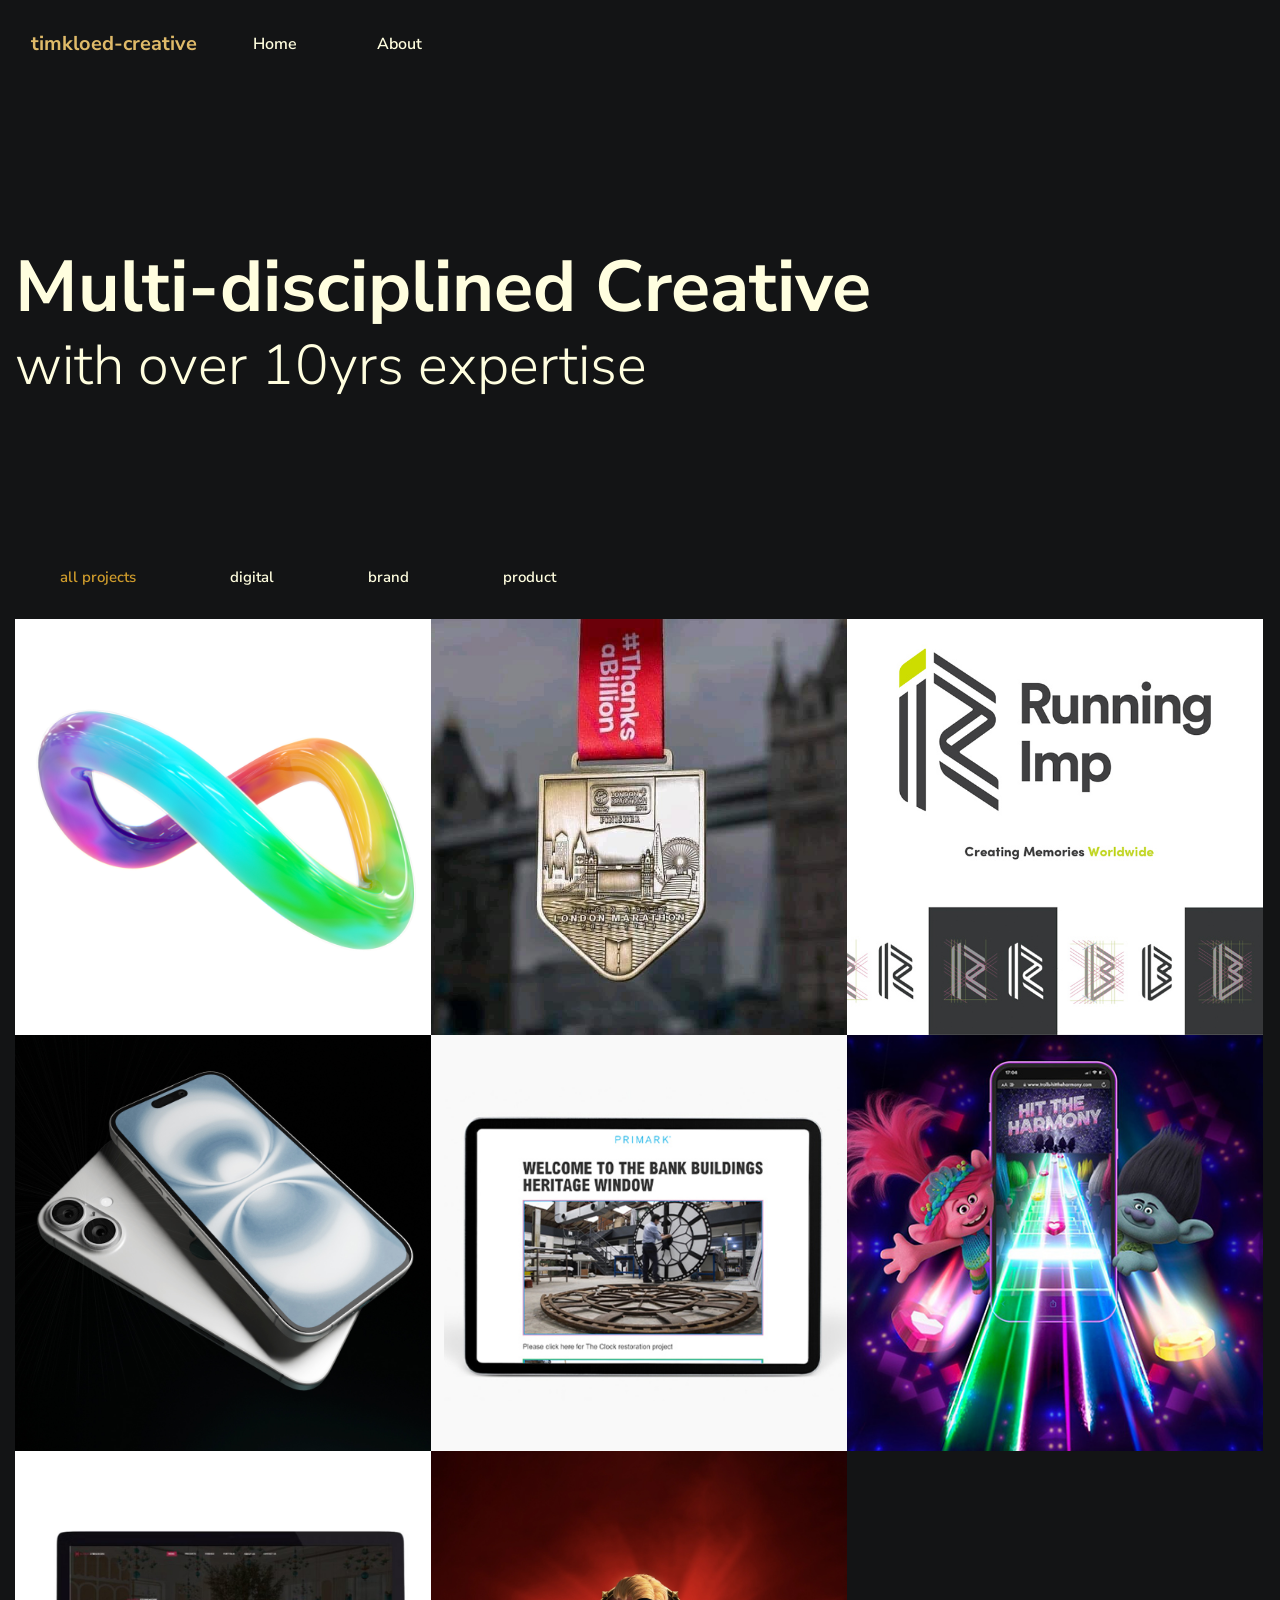
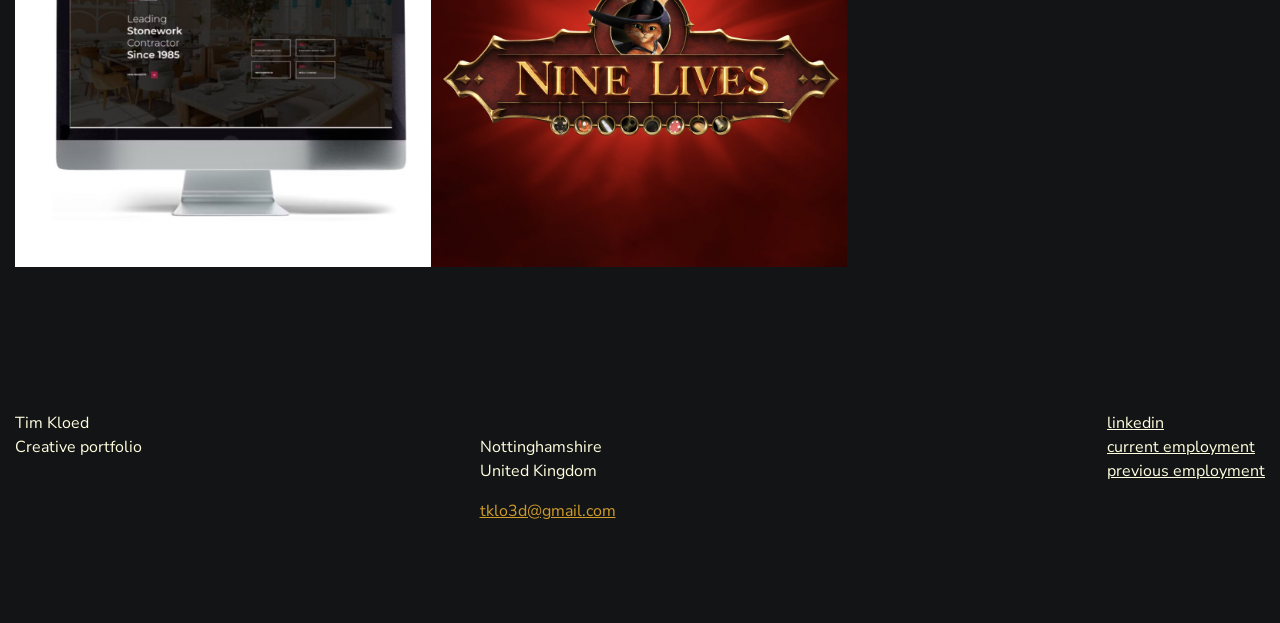
<file: index.html>
<!DOCTYPE html>
<html lang="en">

<head>
    <meta charset="utf-8">
    <meta name="viewport" content="width=device-width, initial-scale=1, shrink-to-fit=no">
    <meta http-equiv="X-UA-Compatible" content="ie=edge">
    <meta name="description" content="Tim Kloed - portfolio" />
    <title>Tim Kloed - portfolio</title>
    <link href="https://fonts.googleapis.com/css?family=Nunito+Sans:300,400,600,700,800,900&display=swap" rel="stylesheet">
    <link rel="stylesheet" href="./assets/css/main.min.css">
    <link rel="stylesheet" href="./assets/css/rtl.css">
    <link rel="icon" type="image/x-icon" href="./assets/favicon.ico">
</head>

<body>
    <div class="nav-main">
        <div class="container">
            <nav class="navbar navbar-expand-lg navbar-light">
                <a class="navbar-brand font-weight-bold" href="/">timkloed-creative</a>
                <button class="navbar-toggler" type="button" data-toggle="collapse" data-target="#navbarNav" aria-controls="navbarNav" aria-expanded="false" aria-label="Toggle navigation">
                    <span class="navbar-toggler-icon"></span>
                </button>
                <div class="collapse navbar-collapse" id="navbarNav">
                    <ul class="navbar-nav">
                        <li class="nav-item">
                            <a class="nav-link" href="/">Home</a>
                        </li>
                        <li class="nav-item">
                            <a class="nav-link" href="about/">About</a>
                        </li>
                    </ul>

                    <ul class="navbar-nav ml-auto">
                    </ul>
                </div>
            </nav>
            <!--end:Nav -->
        </div>
    </div>
    <!--end:Navigation -->
    <main role="main">
        <section class="intro">
            <div class="container">
                <div class="row d-flex  align-items-start">
                    <div class="col-md-11">
                        <h1 class="display-3">Multi-disciplined Creative</h1><h2 class="display-4">with over 10yrs expertise</h2>
                    </div>
                </div>
            </div>
        </section>
        <!--end:Intro -->
        <section class="space-md">
            <!-- portfolio -->
            <div id="portfolio" class="container">
                <div id="portfolio-filters">
                    <ul id="filters" class="p-0">
                        <li><a href="*" class="active">all projects</a></li>
                        <li><a href=".digital">Digital</a></li>
                        <li><a href=".branding">Brand</a></li>
                        <li><a href=".product">Product</a></li>
                    </ul>
                </div>
                <div class="grid" data-cols="3" data-margin="0" data-height="1" data-masonry='{ "columnWidth": 200, "itemSelector": ".entry" }'>
                    <!-- entry -->
                    <div class="entry work-entry branding digital">
                        <a href="projects/t2ds/">
                            <div class="entry-image imageBG" data-img="./assets/img/t2ds-infinity.jpg"></div>
                            <div class="work-entry-hover">
                                <div class="work-entry-content">
                                    <div class="work-entry-title">T2 Design Solutions</div>
                                    <div class="work-entry-cat">Rebrand</div>
                                </div>
                            </div>
                        </a>
                    </div>
                    <!-- end:entry -->
                    <div class="entry work-entry product">
                        <a href="projects/ldn-marathon/">
                            <div class="entry-image imageBG" data-img="./assets/img/ldn-medal.jpeg"></div>
                            <div class="work-entry-hover">
                                <div class="work-entry-content">
                                    <div class="work-entry-title">LDN Marathon</div>
                                    <div class="work-entry-cat">Finishers Medals</div>
                                </div>
                            </div>
                        </a>
                    </div>
                    <!-- end:entry -->
                    <div class="entry work-entry branding digital">
                        <a href="projects/running-imp/">
                            <div class="entry-image imageBG" data-img="./assets/img/imp-logo-2.jpg"></div>
                            <div class="work-entry-hover">
                                <div class="work-entry-content">
                                    <div class="work-entry-title">Running Imp</div>
                                    <div class="work-entry-cat">Rebrand</div>
                                </div>
                            </div>
                        </a>
                    </div>
                    <!-- end:entry -->
                    <div class="entry work-entry product">
                        <a href="projects/iphone/">
                            <div class="entry-image imageBG" data-img="./assets/img/iphone-cover.jpg"></div>
                            <div class="work-entry-hover">
                                <div class="work-entry-content">
                                    <div class="work-entry-title">iPhone 16 Model Viewer</div>
                                    <div class="work-entry-cat">3d Viewer</div>
                                </div>
                            </div>
                        </a>
                    </div>
                    <!-- end:entry -->
                    <div class="entry work-entry branding digital">
                        <a href="projects/primark/">
                            <div class="entry-image imageBG" data-img="./assets/img/primark-restoration.jpg"></div>
                            <div class="work-entry-hover">
                                <div class="work-entry-content">
                                    <div class="work-entry-title">Bank Buildings Restoration</div>
                                    <div class="work-entry-cat">Window display & website</div>
                                </div>
                            </div>
                        </a>
                    </div>
                    <!-- end:entry -->
                    <div class="entry work-entry digital">
                        <a href="projects/trolls-hth/">
                            <div class="entry-image imageBG" data-img="./assets/img/hit-the-harmony-2.jpg"></div>
                            <div class="work-entry-hover">
                                <div class="work-entry-content">
                                    <div class="work-entry-title">Hit the Harmony</div>
                                    <div class="work-entry-cat">Digital experience & mobile game</div>
                                </div>
                            </div>
                        </a>
                    </div>
                    <!-- end:entry -->
                    <div class="entry work-entry digital">
                        <a href="https://alhilalstonework.com/" target="_blank">
                            <div class="entry-image imageBG" data-img="./assets/img/stoneworks-cover.jpg"></div>
                            <div class="work-entry-hover">
                                <div class="work-entry-content">
                                    <div class="work-entry-title">Al-Hilal Stoneworks</div>
                                    <div class="work-entry-cat">Website</div>
                                </div>
                            </div>
                        </a>
                    </div>
                    <!-- end:entry -->
                    <div class="entry work-entry digital">
                        <a href="projects/nine-lives/">
                            <div class="entry-image imageBG" data-img="./assets/img/nine-lives-cover.jpg"></div>
                            <div class="work-entry-hover">
                                <div class="work-entry-content">
                                    <div class="work-entry-title">Nine Lives</div>
                                    <div class="work-entry-cat">Digital experience & AR game</div>
                                </div>
                            </div>
                        </a>
                    </div>
                    <!-- end:entry -->


                </div>
            </div>
            <!-- /end:portfolio -->
        </section>
    </main>
    <footer class="position-relative">
        <div class="container">
            <div class="row">

                <div class="col-lg-auto mt-4">
                    <p class="mb-4">Tim Kloed<br>Creative portfolio</p>
                </div>
                <div class="col-lg-3 mt-4 ml-auto">
                    <br> Nottinghamshire
                        <br> United Kingdom
                    </p>
                        <a href="mailto:tklo3d@gmail.com"><span style="text-decoration: underline;">tklo3d@gmail.com</span></a>
                </div>
                <div class="col-lg-auto ml-lg-auto mt-4">
                    <ul class="list-unstyled footer-link">
                        <li><a href="https://www.linkedin.com/in/tim-kloed-5656a452/" target="_blank">linkedin</a></li>
                        <li><a href="https://www.t2ds.com/" target="_blank">current employment</a></li>
                        <li><a href="https://runningimp.co.uk/" target="_blank">previous employment</a></li>
                    </ul>
                </div>
            </div>
            <!--/.row-->
        </div>
        <!--/.container-->
    </footer>
    <script src="assets/js/main.min.js"></script>
</body>

</html>
</file>
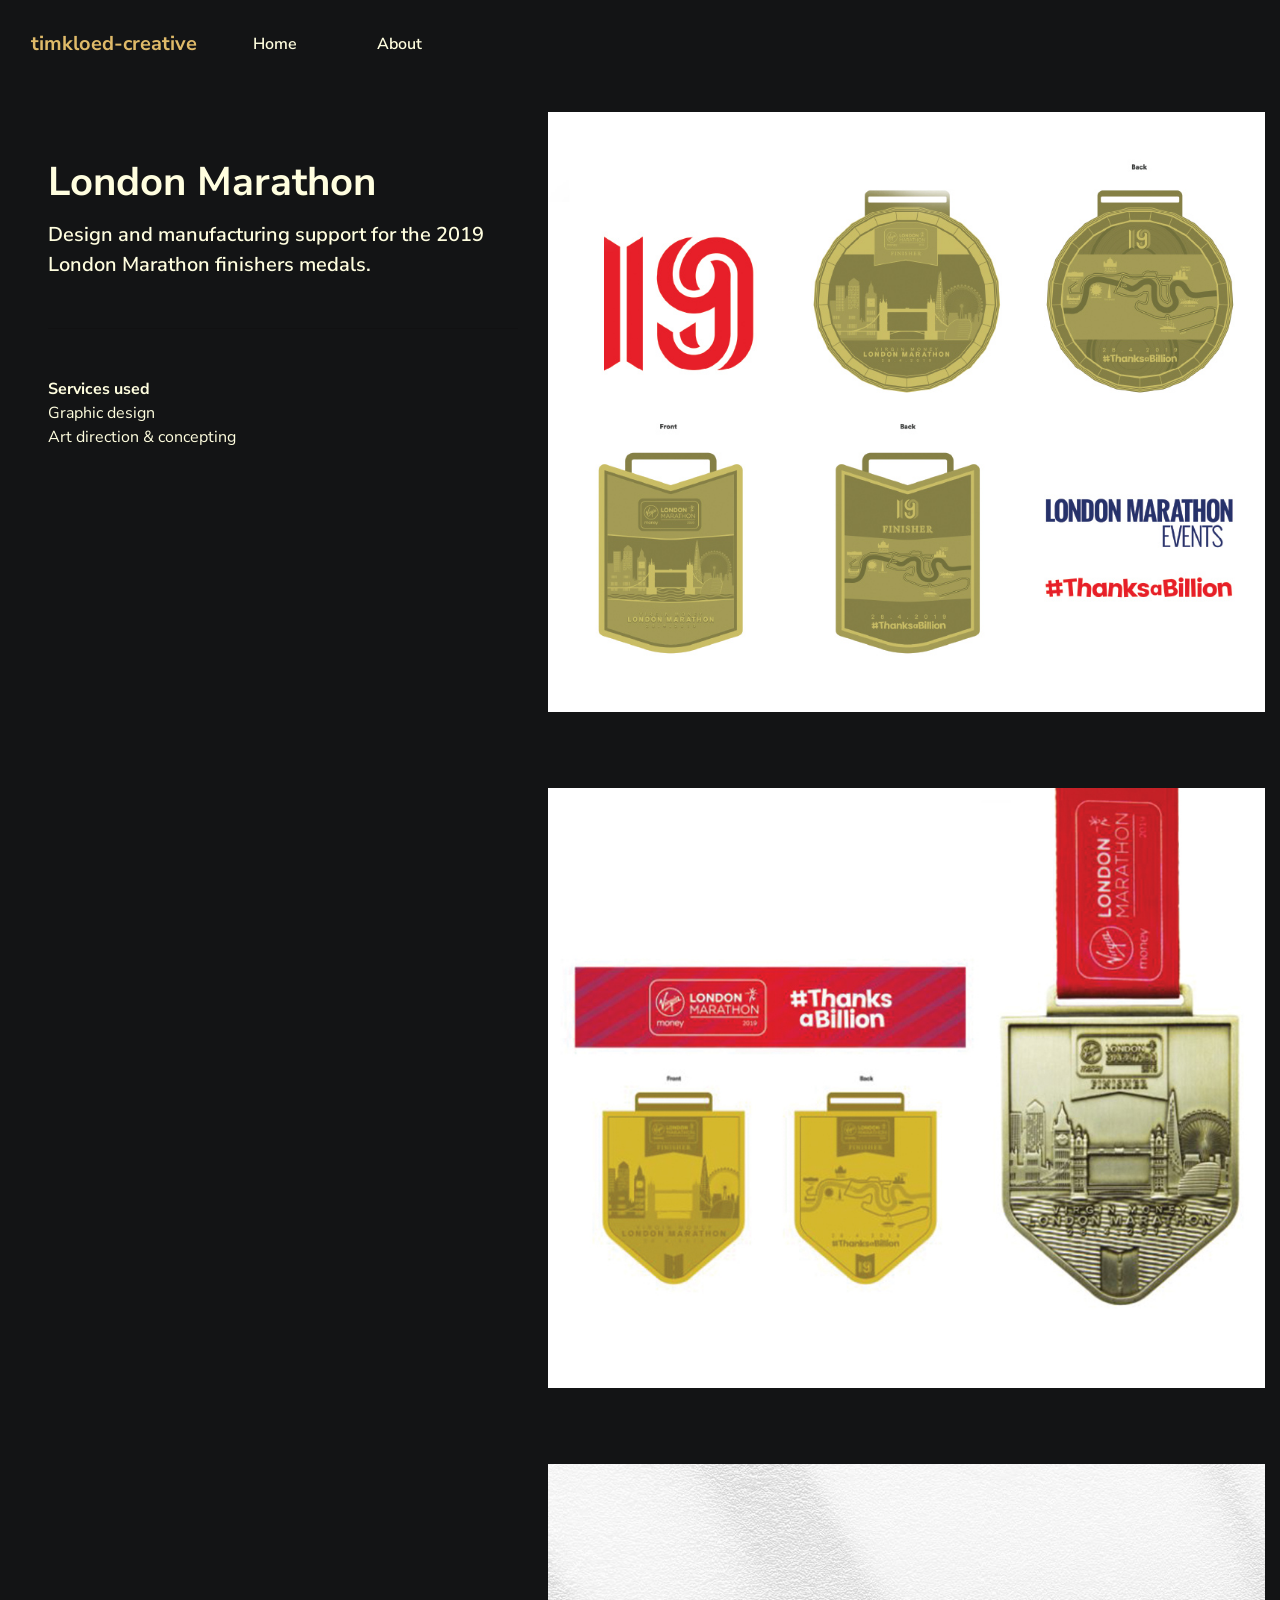
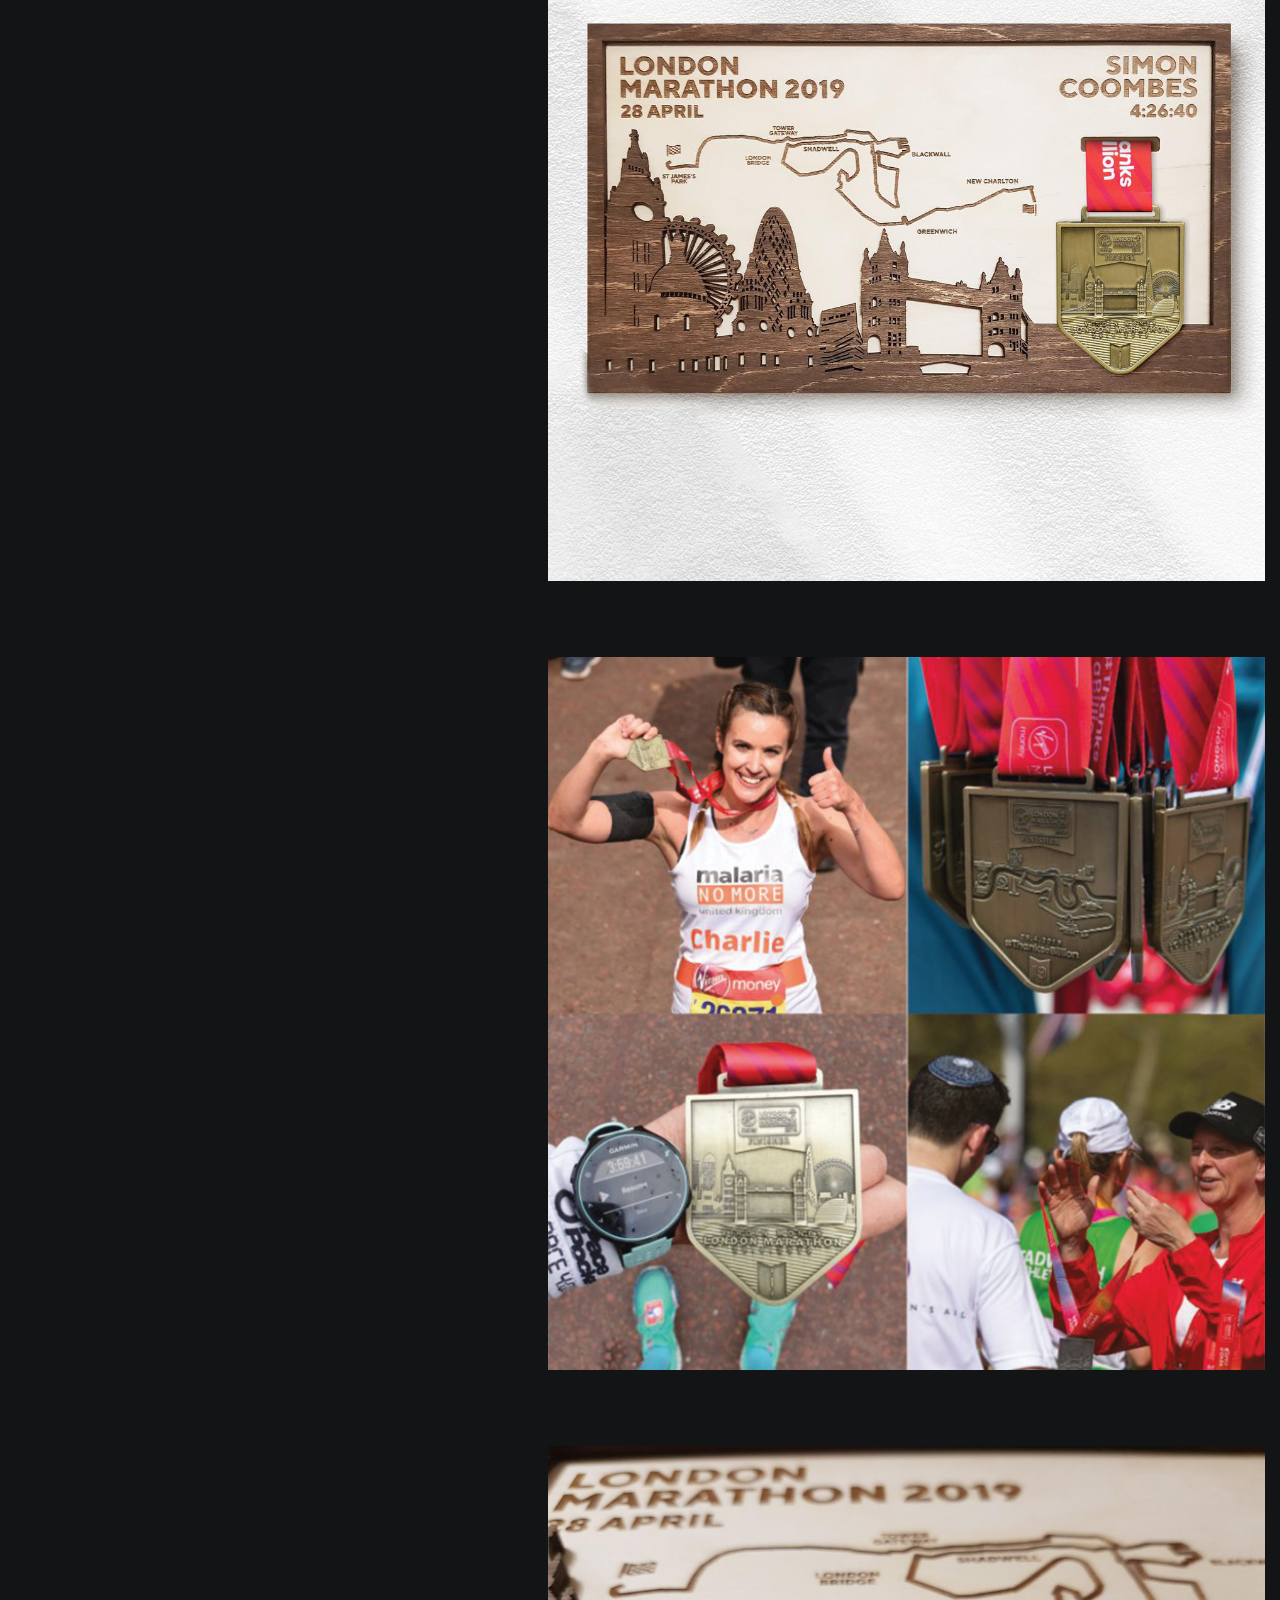
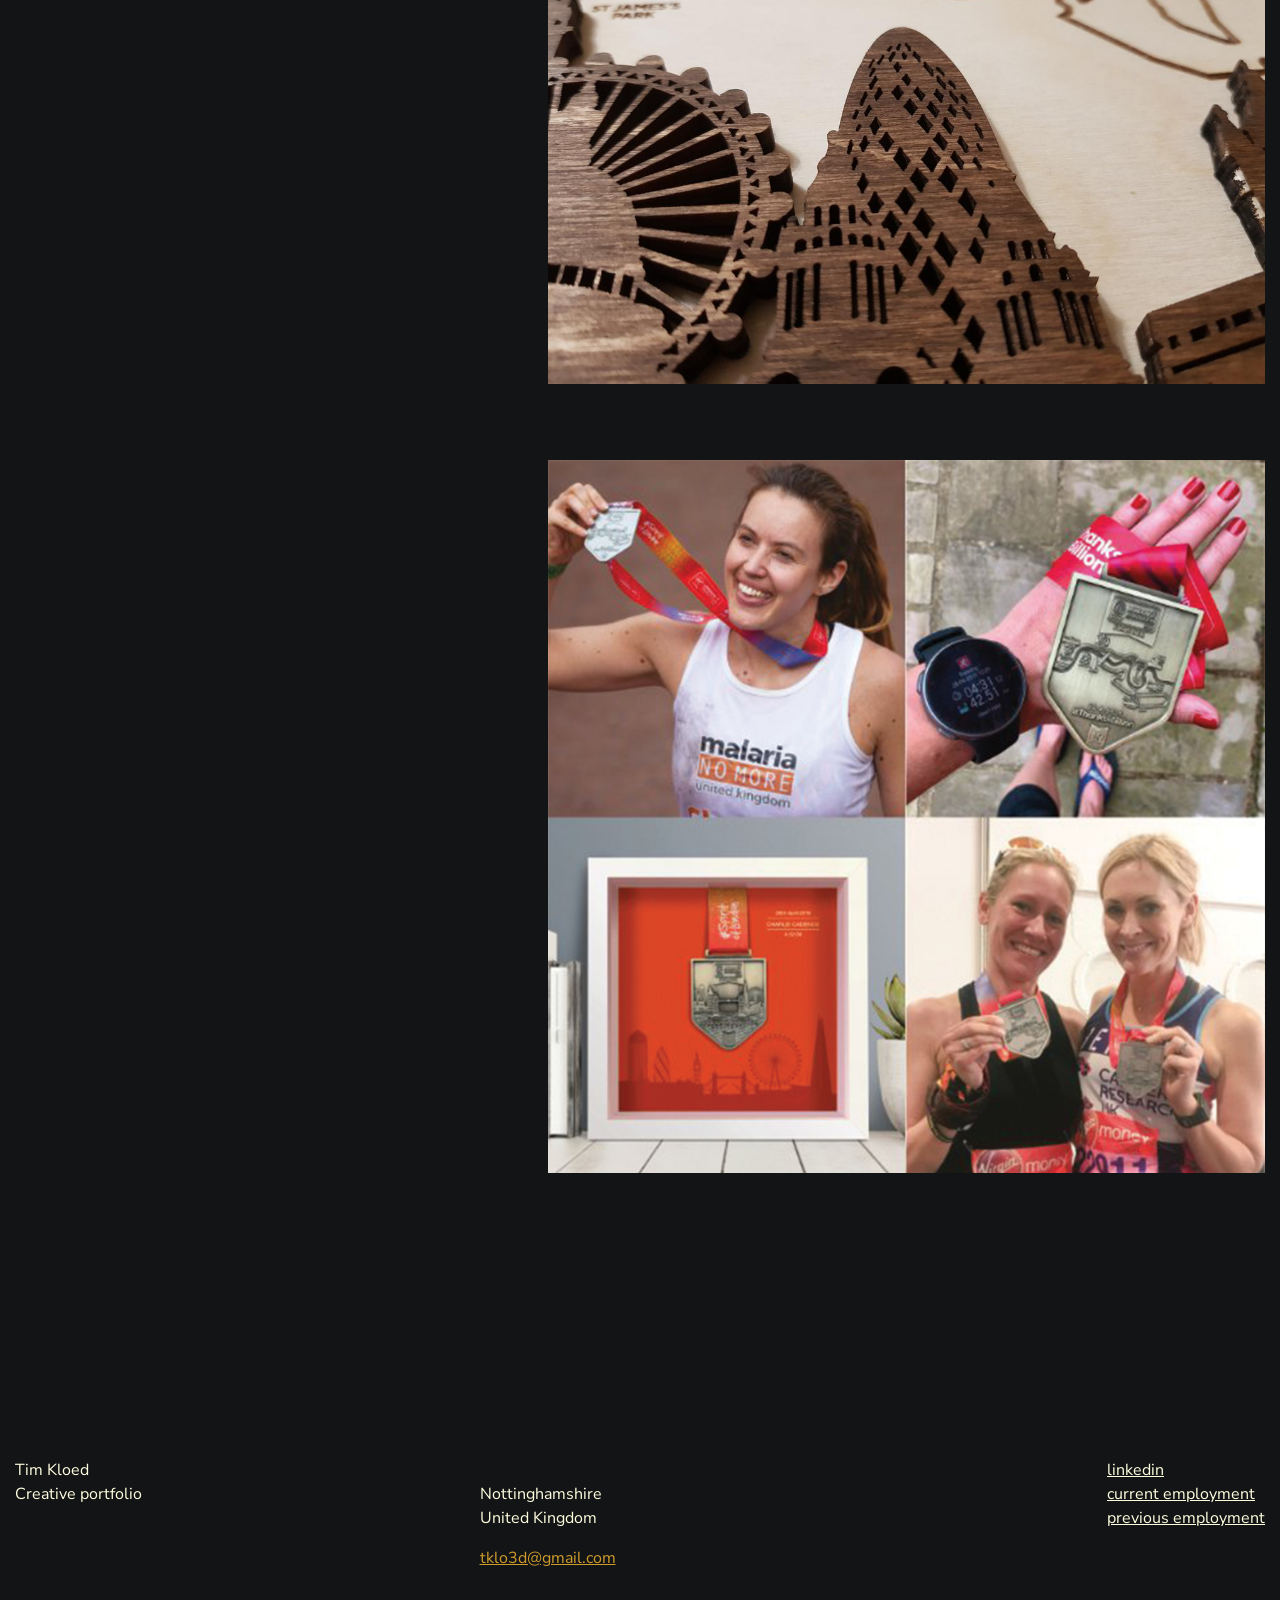
<file: projects/ldn-marathon/index.html>
<!DOCTYPE html>
<html lang="en">

<head>
    <meta charset="utf-8">
    <meta name="viewport" content="width=device-width, initial-scale=1, shrink-to-fit=no">
    <meta http-equiv="X-UA-Compatible" content="ie=edge">
    <meta name="description" content="Tim Kloed - Creative Portfolio" />
    <title>Tim Kloed - Creative Portfolio</title>
    <link href="https://fonts.googleapis.com/css?family=Nunito+Sans:300,400,600,700,800,900&display=swap" rel="stylesheet">
    <link rel="stylesheet" href="../../assets/css/main.min.css">
    <link rel="stylesheet" href="../../assets/css/rtl.css">
    <link rel="icon" type="image/x-icon" href="../../assets/favicon.ico">
</head>

<body>
    <div class="nav-main">
        <div class="container">
            <nav class="navbar navbar-expand-lg navbar-light">
                <a class="navbar-brand font-weight-bold" href="../../">timkloed-creative</a>
                <button class="navbar-toggler" type="button" data-toggle="collapse" data-target="#navbarNav" aria-controls="navbarNav" aria-expanded="false" aria-label="Toggle navigation">
                    <span class="navbar-toggler-icon"></span>
                </button>
                <div class="collapse navbar-collapse" id="navbarNav">
                    <ul class="navbar-nav">
                        <li class="nav-item">
                            <a class="nav-link" href="../../">Home</a>
                        </li>
                        <li class="nav-item">
                            <a class="nav-link" href="../../about/">About</a>
                        </li>
                    </ul>

                    <ul class="navbar-nav ml-auto">
                    </ul>
                </div>
            </nav>
            <!--end:Nav -->
        </div>
    </div>
    <!--end:Navigation -->
    <main role="main">
        <section class="pt-4">
            <div class="container">
                <div class="row">
                    <div class="col-md-5 pl-lg-5 pl-md-5">
                        <div class="sticky-top pt-5">
                            <h1>
                                London Marathon
                            </h1>
                            <p class="lead mt-3">Design and manufacturing support for the 2019 London Marathon finishers medals.</p>
                            <hr class="mt-5">
                            <div class="row mt-5">
                                <div class="col-md-12">
                                    <p><strong>Services used<br></strong>
                                        Graphic design<br>
                                        Art direction & concepting<br>
                                        <br>
                                </div>
                            </div>
                            <!-- end:col -->
                        </div>
                    </div>
                    <div class="col-md-7">
                        <div class="project-sidebar">
                            <!-- Place your project images here -->
                            <figure><img src="../../assets/img/ldn-design-1.jpg" alt="" class="img-fluid"></figure>
                            <figure><img src="../../assets/img/ldn-design-2.jpg" alt="" class="img-fluid"></figure>
                            <figure><img src="../../assets/img/ldn-frame-1.jpg" alt="" class="img-fluid"></figure>
                            <figure><img src="../../assets/img/ldn-photo-1.jpg" alt="" class="img-fluid"></figure>
                            <figure><img src="../../assets/img/ldn-frame-2.jpg" alt="" class="img-fluid"></figure>
                            <figure><img src="../../assets/img/ldn-photo-2.jpg" alt="" class="img-fluid"></figure>
                        </div>
                    </div>
                    <!-- end:col -->
                </div>
                <!-- end:row -->
                <hr class="mt-5">
            </div>
        </section>
    </main>
    <footer class="position-relative">
        <div class="container">
            <div class="row">

                <div class="col-lg-auto mt-4">
                    <p class="mb-4">Tim Kloed<br>Creative portfolio</p>
                </div>
                <div class="col-lg-3 mt-4 ml-auto">
                    <br> Nottinghamshire
                        <br> United Kingdom
                    </p>
                        <a href="mailto:tklo3d@gmail.com"><span style="text-decoration: underline;">tklo3d@gmail.com</span></a>
                </div>
                <div class="col-lg-auto ml-lg-auto mt-4">
                    <ul class="list-unstyled footer-link">
                        <li><a href="https://www.linkedin.com/in/tim-kloed-5656a452/" target="_blank">linkedin</a></li>
                        <li><a href="https://www.t2ds.com/" target="_blank">current employment</a></li>
                        <li><a href="https://runningimp.co.uk/" target="_blank">previous employment</a></li>
                    </ul>
                </div>
            </div>
            <!--/.row-->
        </div>
        <!--/.container-->
    </footer>
    <script src="../../assets/js/main.min.js"></script>
</body>

</html>
</file>
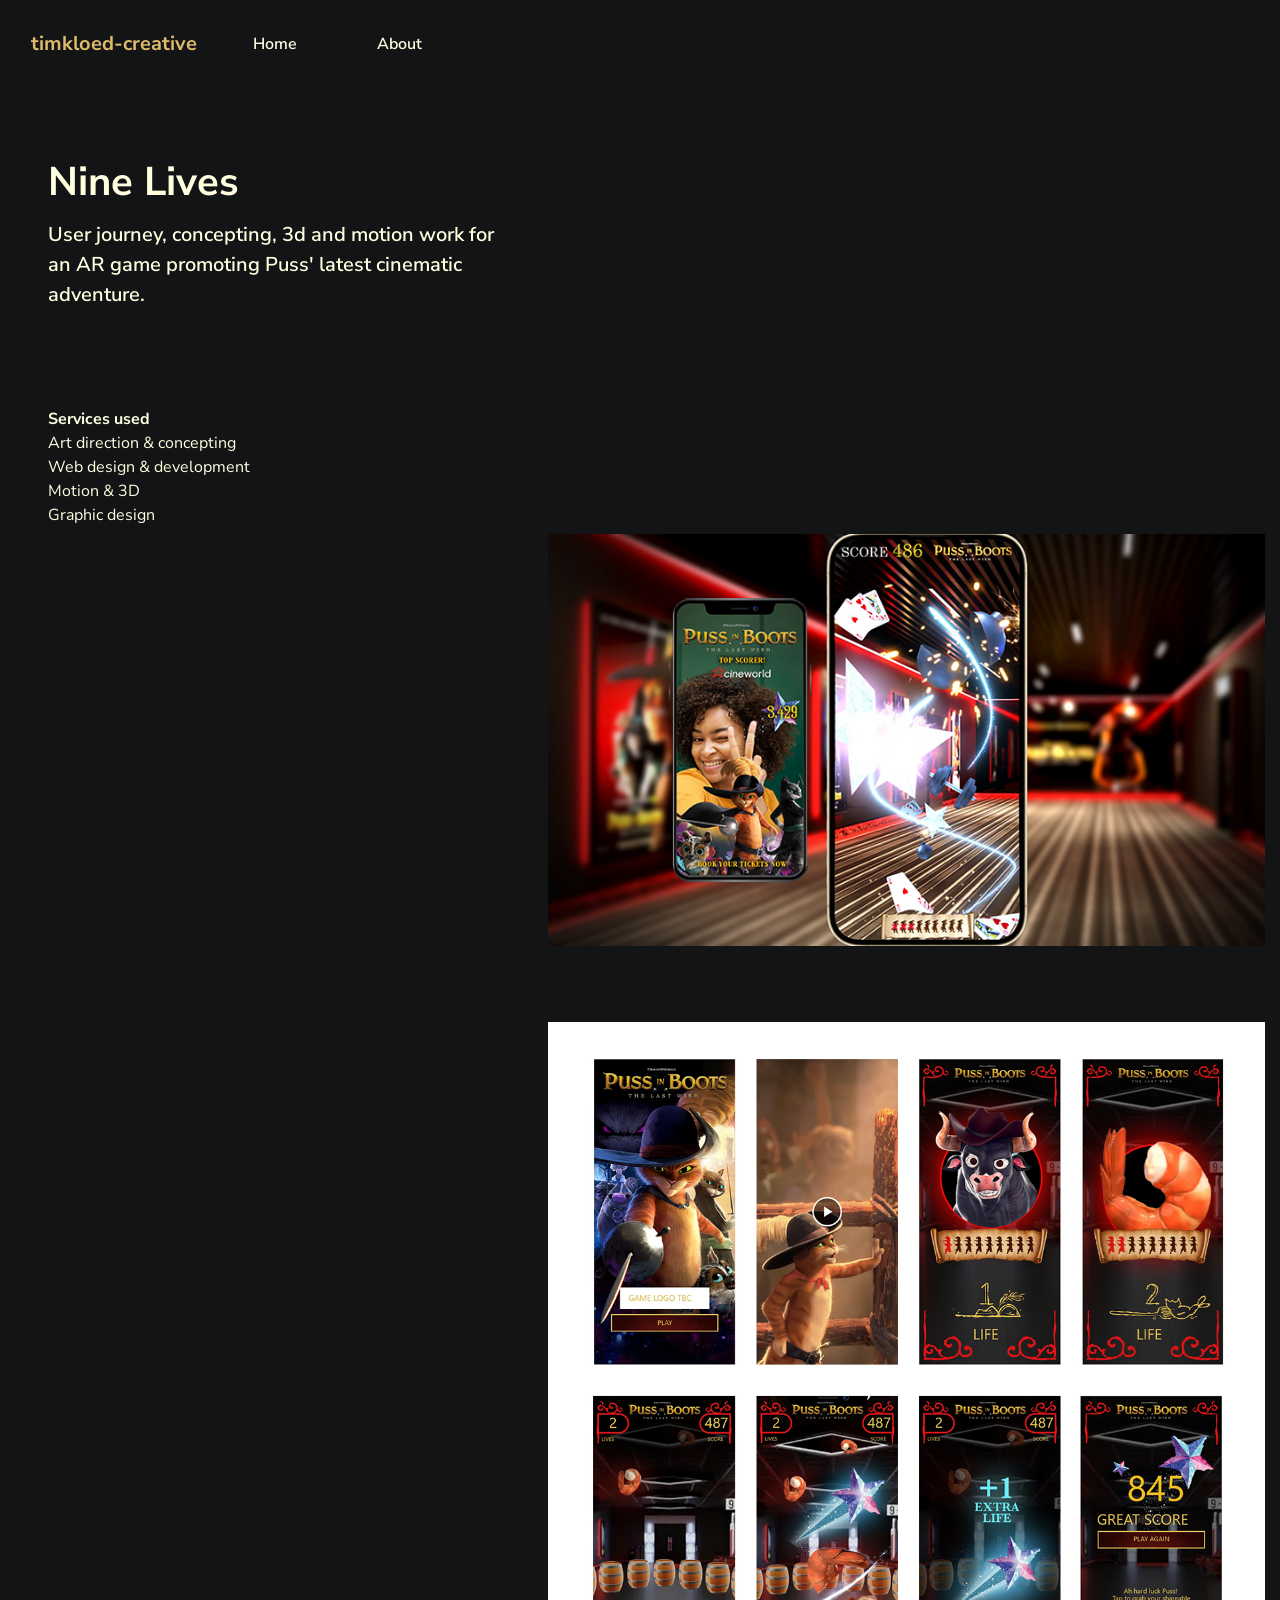
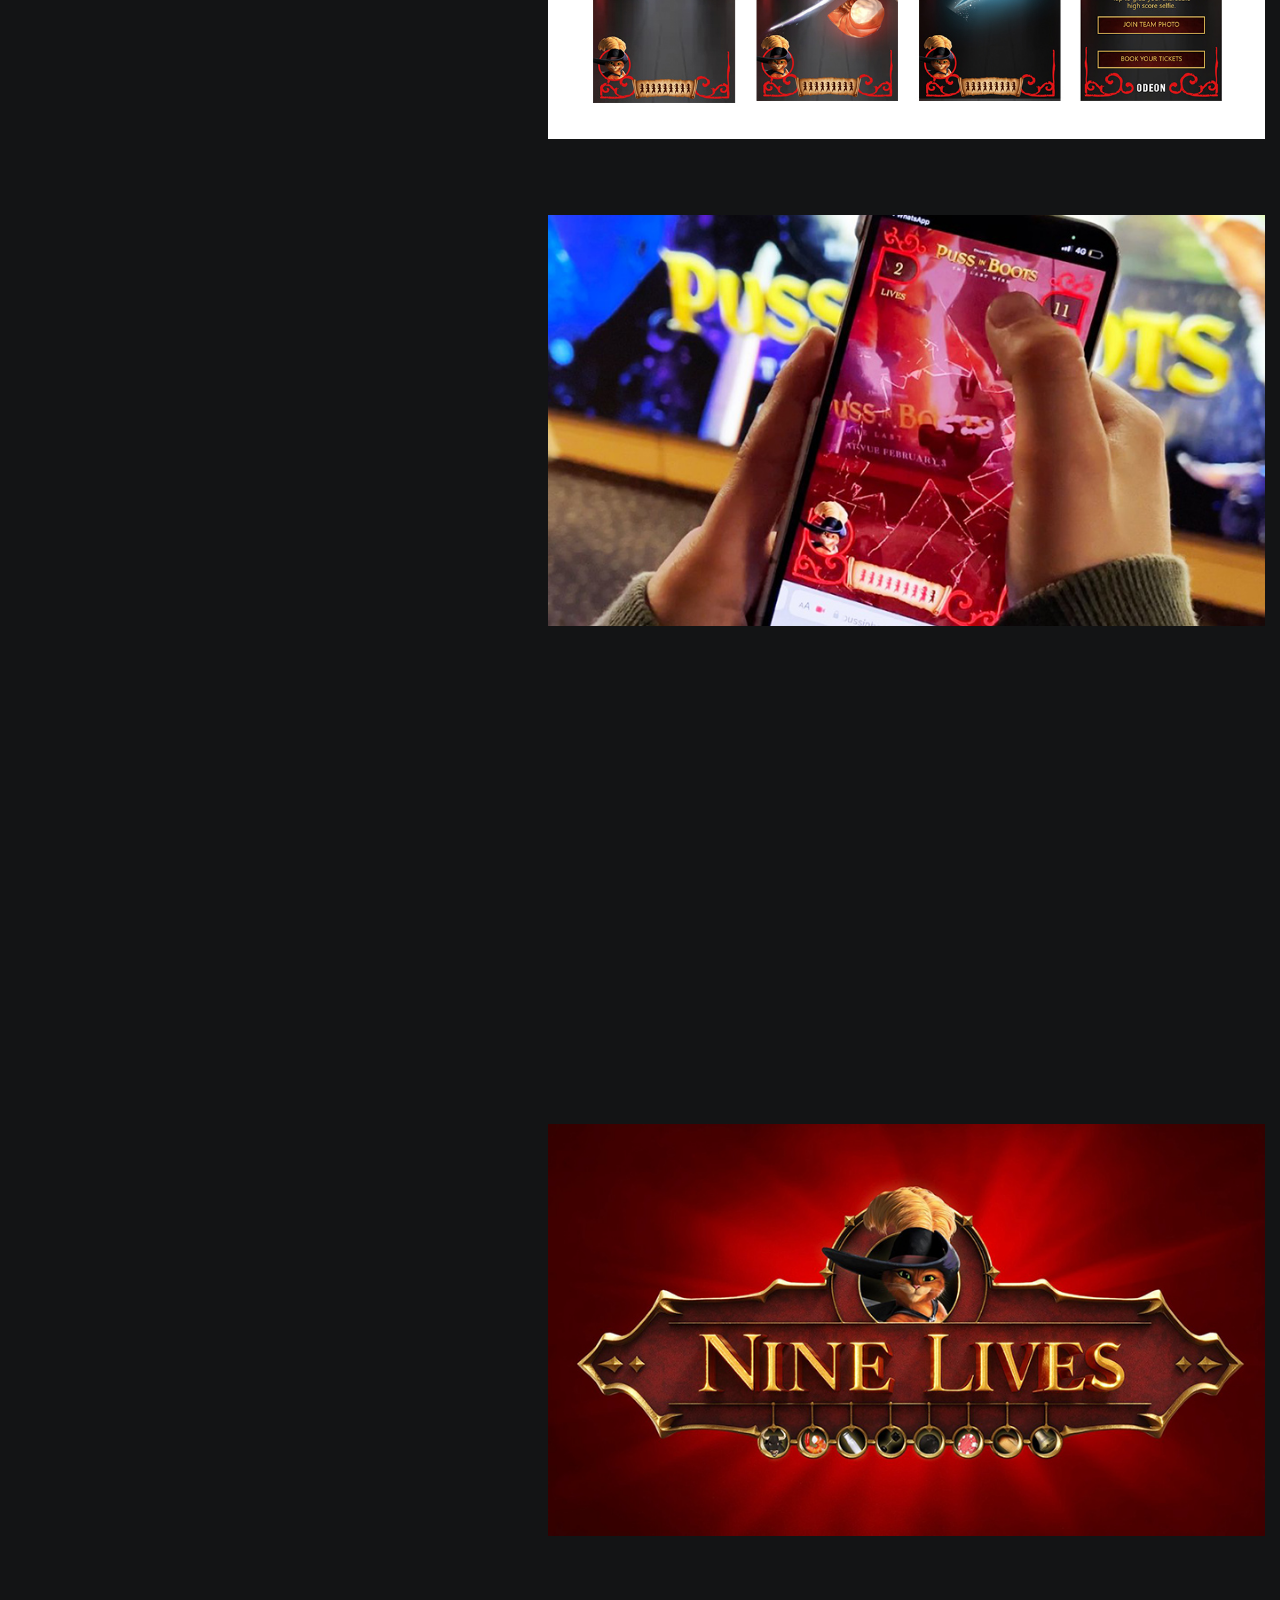
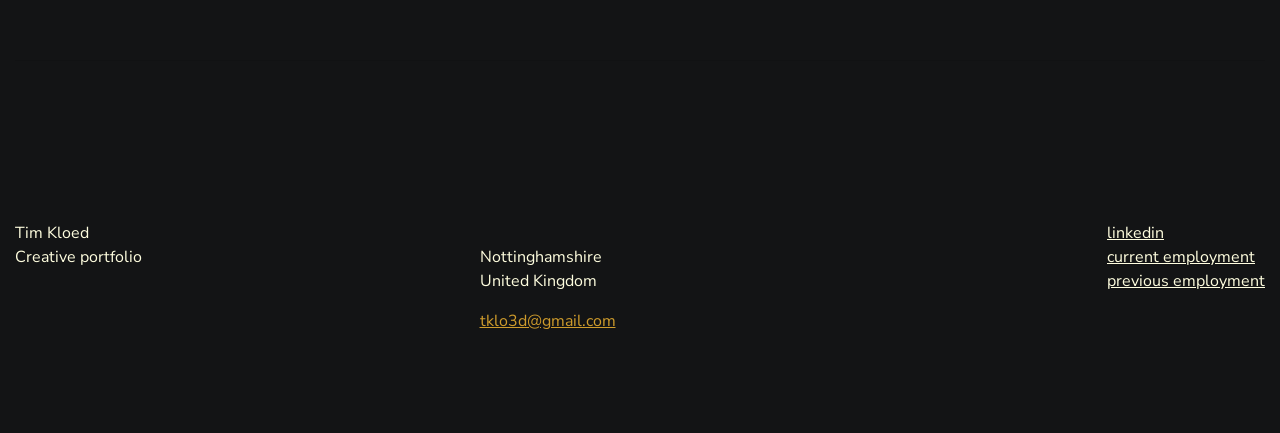
<file: projects/nine-lives/index.html>
<!DOCTYPE html>
<html lang="en">

<head>
    <meta charset="utf-8">
    <meta name="viewport" content="width=device-width, initial-scale=1, shrink-to-fit=no">
    <meta http-equiv="X-UA-Compatible" content="ie=edge">
    <meta name="description" content="Tim Kloed - Creative Portfolio" />
    <title>Tim Kloed - Creative Portfolio</title>
    <link href="https://fonts.googleapis.com/css?family=Nunito+Sans:300,400,600,700,800,900&display=swap" rel="stylesheet">
    <link rel="stylesheet" href="../../assets/css/main.min.css">
    <link rel="stylesheet" href="../../assets/css/rtl.css">
    <link rel="icon" type="image/x-icon" href="../../assets/favicon.ico">
</head>

<body>
    <div class="nav-main">
        <div class="container">
            <nav class="navbar navbar-expand-lg navbar-light">
                <a class="navbar-brand font-weight-bold" href="../../">timkloed-creative</a>
                <button class="navbar-toggler" type="button" data-toggle="collapse" data-target="#navbarNav" aria-controls="navbarNav" aria-expanded="false" aria-label="Toggle navigation">
                    <span class="navbar-toggler-icon"></span>
                </button>
                <div class="collapse navbar-collapse" id="navbarNav">
                    <ul class="navbar-nav">
                        <li class="nav-item">
                            <a class="nav-link" href="../../">Home</a>
                        </li>
                        <li class="nav-item">
                            <a class="nav-link" href="../../about/">About</a>
                        </li>
                    </ul>

                    <ul class="navbar-nav ml-auto">
                    </ul>
                </div>
            </nav>
            <!--end:Nav -->
        </div>
    </div>
    <!--end:Navigation -->
    <main role="main">
        <section class="pt-4">
            <div class="container">
                <div class="row">
                    <div class="col-md-5 pl-lg-5 pl-md-5">
                        <div class="sticky-top pt-5">
                            <h1>
                                Nine Lives
                            </h1>
                            <p class="lead mt-3">User journey, concepting, 3d and motion work for an AR game promoting Puss' latest cinematic adventure.</p>
                            <hr class="mt-5">
                            <div class="row mt-5">
                                <div class="col-md-12">
                                    <p><strong>Services used<br></strong>
                                        Art direction & concepting<br>
                                        Web design & development<br>
                                        Motion & 3D<br>
                                        Graphic design<br></p>
                                        <br>
                                </div>
                            </div>
                            <!-- end:col -->
                        </div>
                    </div>
                    <div class="col-md-7">
                        <div class="project-sidebar">
                            <!-- Place your project images here -->
                            <figure><video autoplay muted loop src="../../assets/media/nine-lives-gameplay-1.mp4" alt="" class="embed-responsive video"></figure><br><br>
                            <figure><img src="../../assets/img/pib-concept-1.jpg" alt="" class="img-fluid"></figure>
                            <figure><img src="../../assets/img/pib-concept-0.jpg" alt="" class="img-fluid"></figure>
                            <figure><img src="../../assets/img/pib-concept-3.jpg" alt="" class="img-fluid"></figure>
                            <figure><video autoplay muted loop src="../../assets/media/nine-lives-logo-1.mp4" alt="" class="embed-responsive video"></figure><br><br>
                            <figure><img src="../../assets/img/nine-lives-logo-0.jpg" alt="" class="img-fluid"></figure>
                        </div>
                    </div>
                    <!-- end:col -->
                </div>
                <!-- end:row -->
                <hr class="mt-5">
            </div>
        </section>
    </main>
    <footer class="position-relative">
        <div class="container">
            <div class="row">

                <div class="col-lg-auto mt-4">
                    <p class="mb-4">Tim Kloed<br>Creative portfolio</p>
                </div>
                <div class="col-lg-3 mt-4 ml-auto">
                    <br> Nottinghamshire
                        <br> United Kingdom
                    </p>
                        <a href="mailto:tklo3d@gmail.com"><span style="text-decoration: underline;">tklo3d@gmail.com</span></a>
                </div>
                <div class="col-lg-auto ml-lg-auto mt-4">
                    <ul class="list-unstyled footer-link">
                        <li><a href="https://www.linkedin.com/in/tim-kloed-5656a452/" target="_blank">linkedin</a></li>
                        <li><a href="https://www.t2ds.com/" target="_blank">current employment</a></li>
                        <li><a href="https://runningimp.co.uk/" target="_blank">previous employment</a></li>
                    </ul>
                </div>
            </div>
            <!--/.row-->
        </div>
        <!--/.container-->
    </footer>
    <script src="../../assets/js/main.min.js"></script>
</body>

</html>
</file>
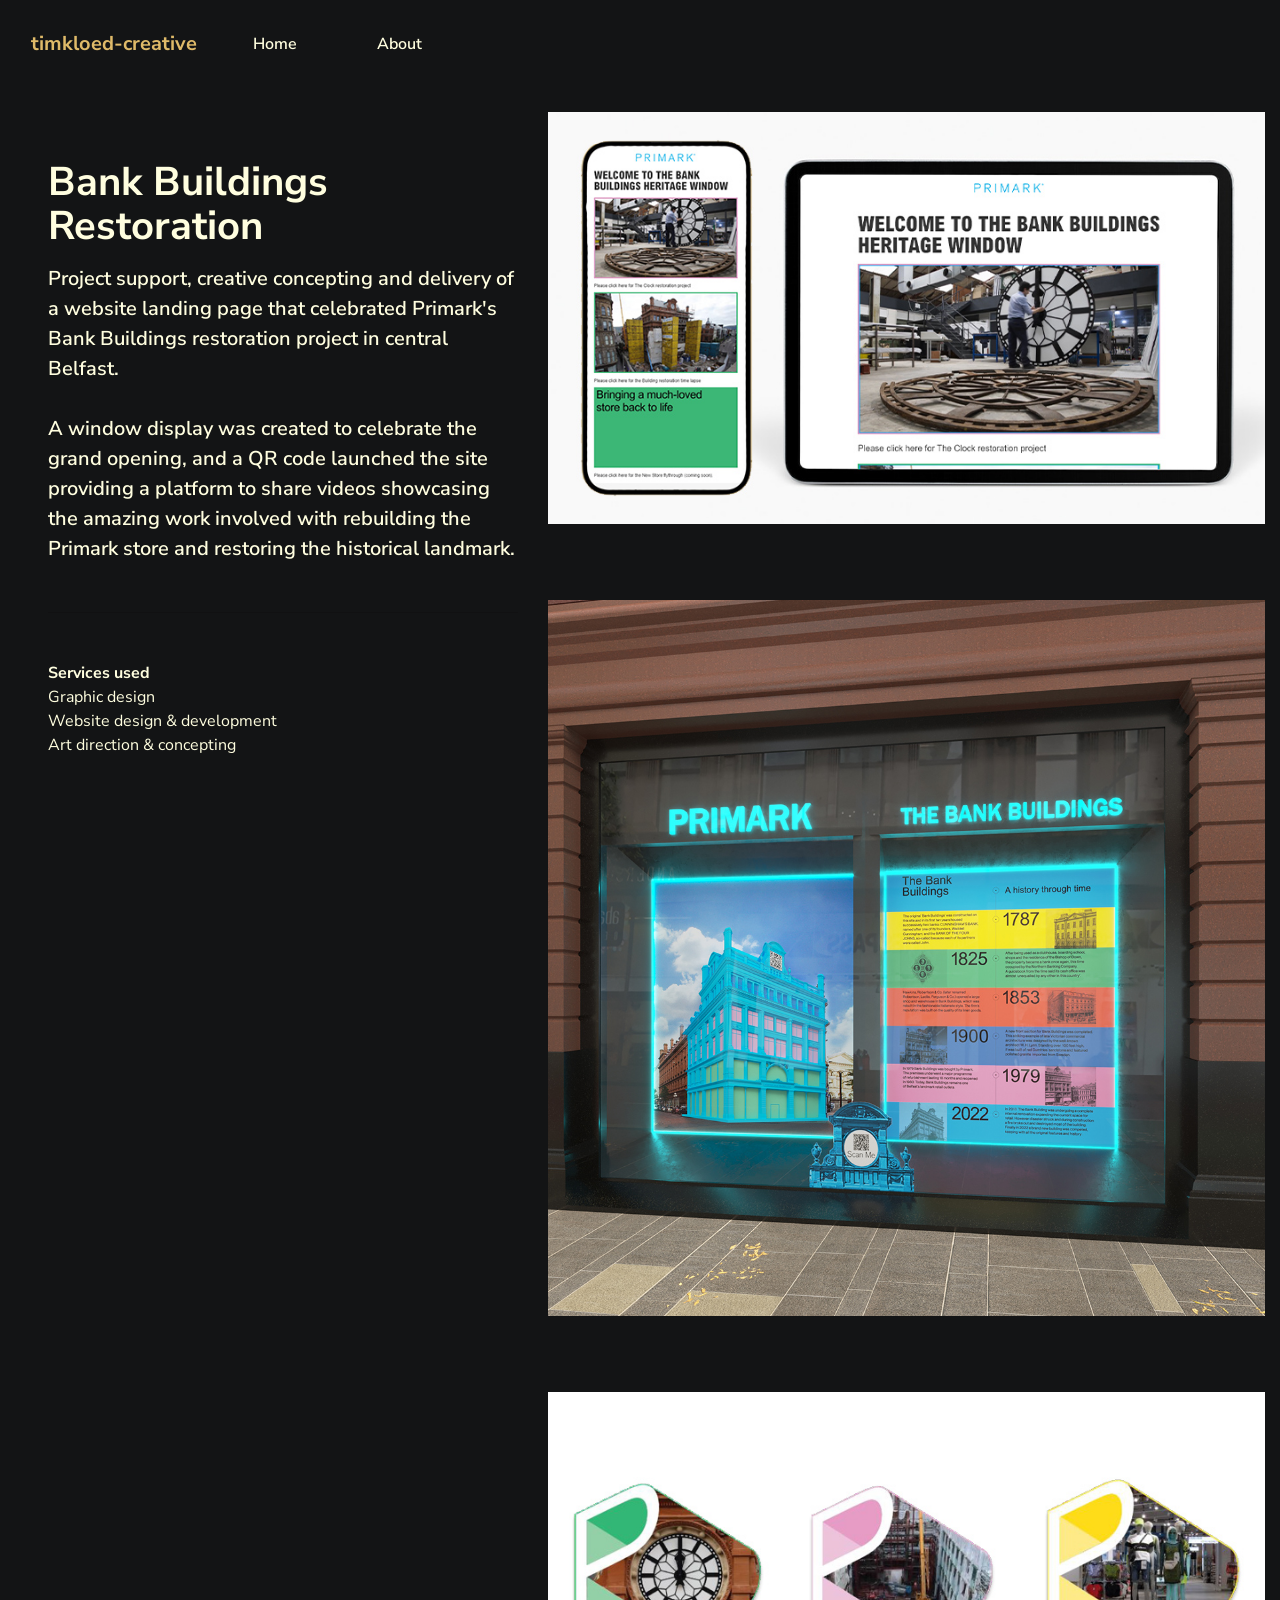
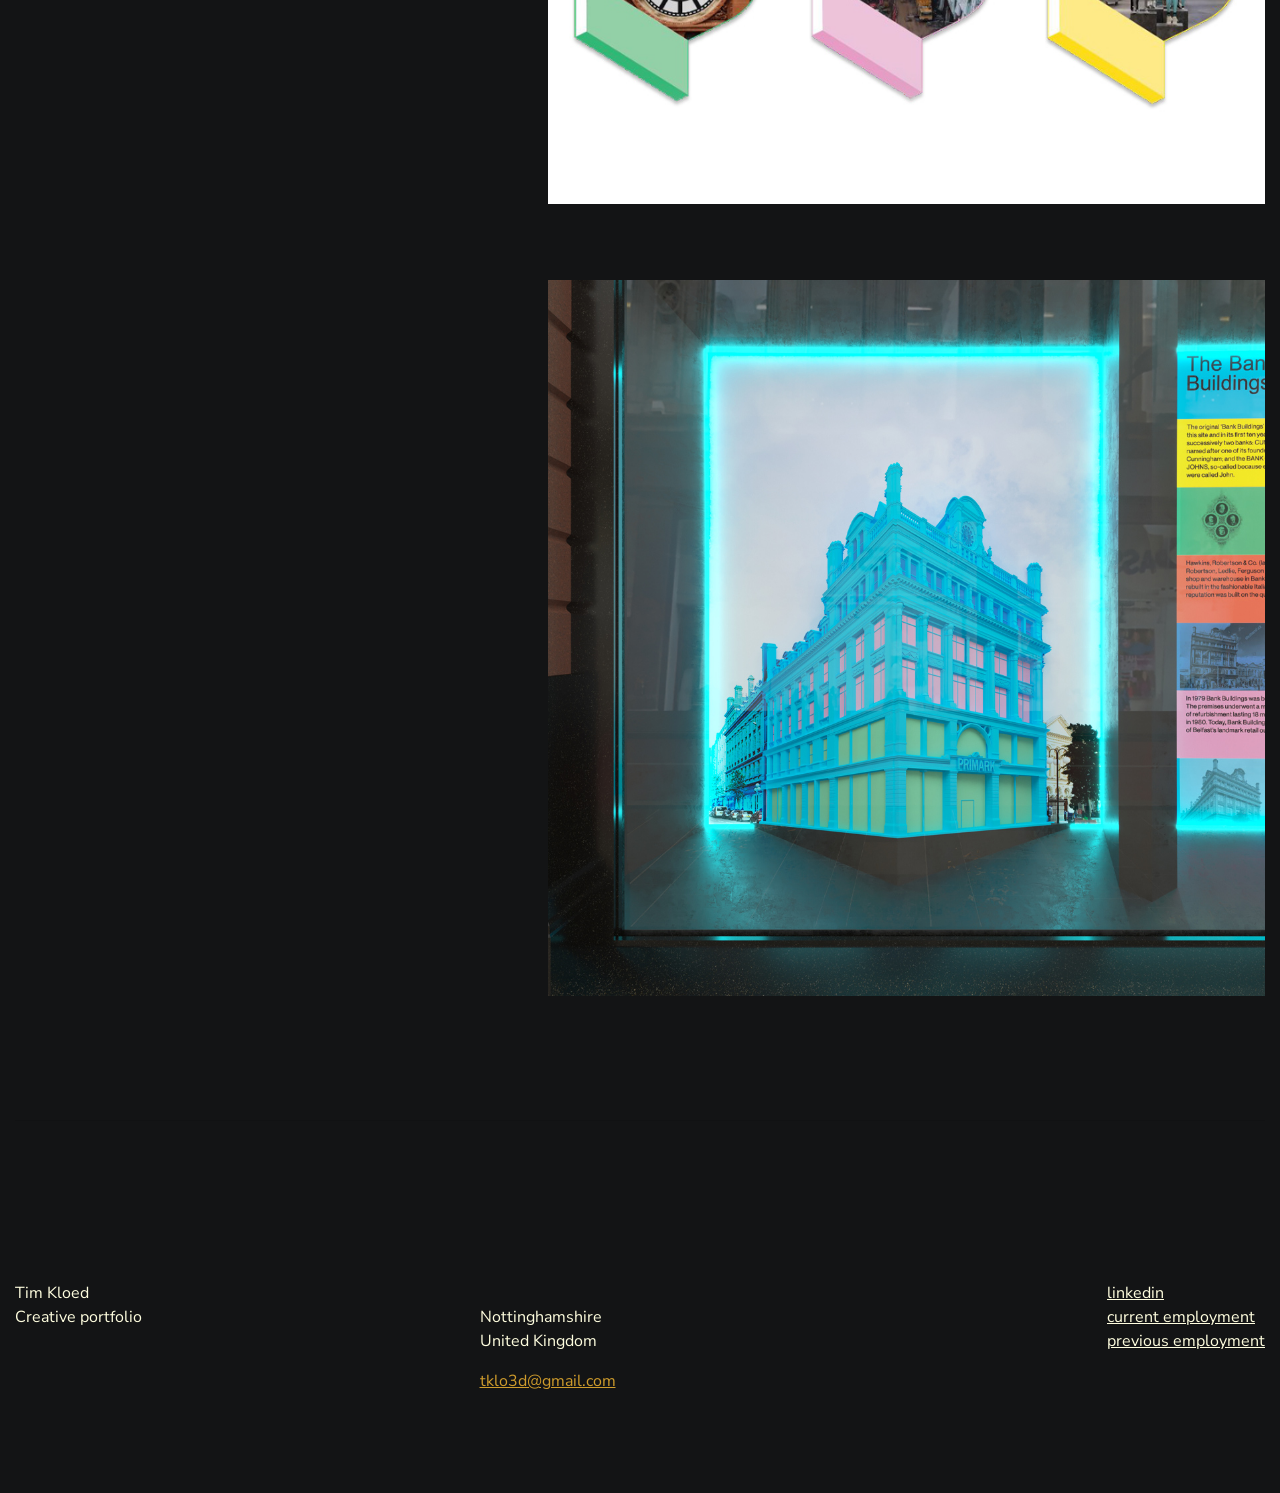
<file: projects/primark/index.html>
<!DOCTYPE html>
<html lang="en">

<head>
    <meta charset="utf-8">
    <meta name="viewport" content="width=device-width, initial-scale=1, shrink-to-fit=no">
    <meta http-equiv="X-UA-Compatible" content="ie=edge">
    <meta name="description" content="Tim Kloed - Creative Portfolio" />
    <title>Tim Kloed - Creative Portfolio</title>
    <link href="https://fonts.googleapis.com/css?family=Nunito+Sans:300,400,600,700,800,900&display=swap" rel="stylesheet">
    <link rel="stylesheet" href="../../assets/css/main.min.css">
    <link rel="stylesheet" href="../../assets/css/rtl.css">
    <link rel="icon" type="image/x-icon" href="../../assets/favicon.ico">
</head>

<body>
    <div class="nav-main">
        <div class="container">
            <nav class="navbar navbar-expand-lg navbar-light">
                <a class="navbar-brand font-weight-bold" href="../../">timkloed-creative</a>
                <button class="navbar-toggler" type="button" data-toggle="collapse" data-target="#navbarNav" aria-controls="navbarNav" aria-expanded="false" aria-label="Toggle navigation">
                    <span class="navbar-toggler-icon"></span>
                </button>
                <div class="collapse navbar-collapse" id="navbarNav">
                    <ul class="navbar-nav">
                        <li class="nav-item">
                            <a class="nav-link" href="../../">Home</a>
                        </li>
                        <li class="nav-item">
                            <a class="nav-link" href="../../about/">About</a>
                        </li>
                    </ul>

                    <ul class="navbar-nav ml-auto">
                    </ul>
                </div>
            </nav>
            <!--end:Nav -->
        </div>
    </div>
    <!--end:Navigation -->
    <main role="main">
        <section class="pt-4">
            <div class="container">
                <div class="row">
                    <div class="col-md-5 pl-lg-5 pl-md-5">
                        <div class="sticky-top pt-5">
                            <h1>
                                Bank Buildings Restoration
                            </h1>
                            <p class="lead mt-3">Project support, creative concepting and delivery of a website landing page that celebrated Primark's Bank Buildings restoration project in central Belfast.<br><br>A window display was created to celebrate the grand opening, and a QR code launched the site providing a platform to share videos showcasing the amazing work involved with rebuilding the Primark store and restoring the historical landmark.</p>
                            <hr class="mt-5">
                            <div class="row mt-5">
                                <div class="col-md-12">
                                    <p><strong>Services used<br></strong>
                                        Graphic design<br>
                                        Website design & development<br>
                                        Art direction & concepting<br>
                                        <br>
                                </div>
                            </div>
                            <!-- end:col -->
                        </div>
                    </div>
                    <div class="col-md-7">
                        <div class="project-sidebar">
                            <!-- Place your project images here -->
                            <figure><img src="../../assets/img/primark-microsite-1.jpg" alt="" class="img-fluid"></figure>
                            <figure><img src="../../assets/img/primark-concept-1.jpg" alt="" class="img-fluid"></figure>
                            <figure><img src="../../assets/img/primark-concept-2.jpg" alt="" class="img-fluid"></figure>
                            <figure><img src="../../assets/img/primark-concept-3.jpg" alt="" class="img-fluid"></figure>
                        </div>
                    </div>
                    <!-- end:col -->
                </div>
                <!-- end:row -->
                <hr class="mt-5">
            </div>
        </section>
    </main>
    <footer class="position-relative">
        <div class="container">
            <div class="row">

                <div class="col-lg-auto mt-4">
                    <p class="mb-4">Tim Kloed<br>Creative portfolio</p>
                </div>
                <div class="col-lg-3 mt-4 ml-auto">
                    <br> Nottinghamshire
                        <br> United Kingdom
                    </p>
                        <a href="mailto:tklo3d@gmail.com"><span style="text-decoration: underline;">tklo3d@gmail.com</span></a>
                </div>
                <div class="col-lg-auto ml-lg-auto mt-4">
                    <ul class="list-unstyled footer-link">
                        <li><a href="https://www.linkedin.com/in/tim-kloed-5656a452/" target="_blank">linkedin</a></li>
                        <li><a href="https://www.t2ds.com/" target="_blank">current employment</a></li>
                        <li><a href="https://runningimp.co.uk/" target="_blank">previous employment</a></li>
                    </ul>
                </div>
            </div>
            <!--/.row-->
        </div>
        <!--/.container-->
    </footer>
    <script src="../../assets/js/main.min.js"></script>
</body>

</html>
</file>
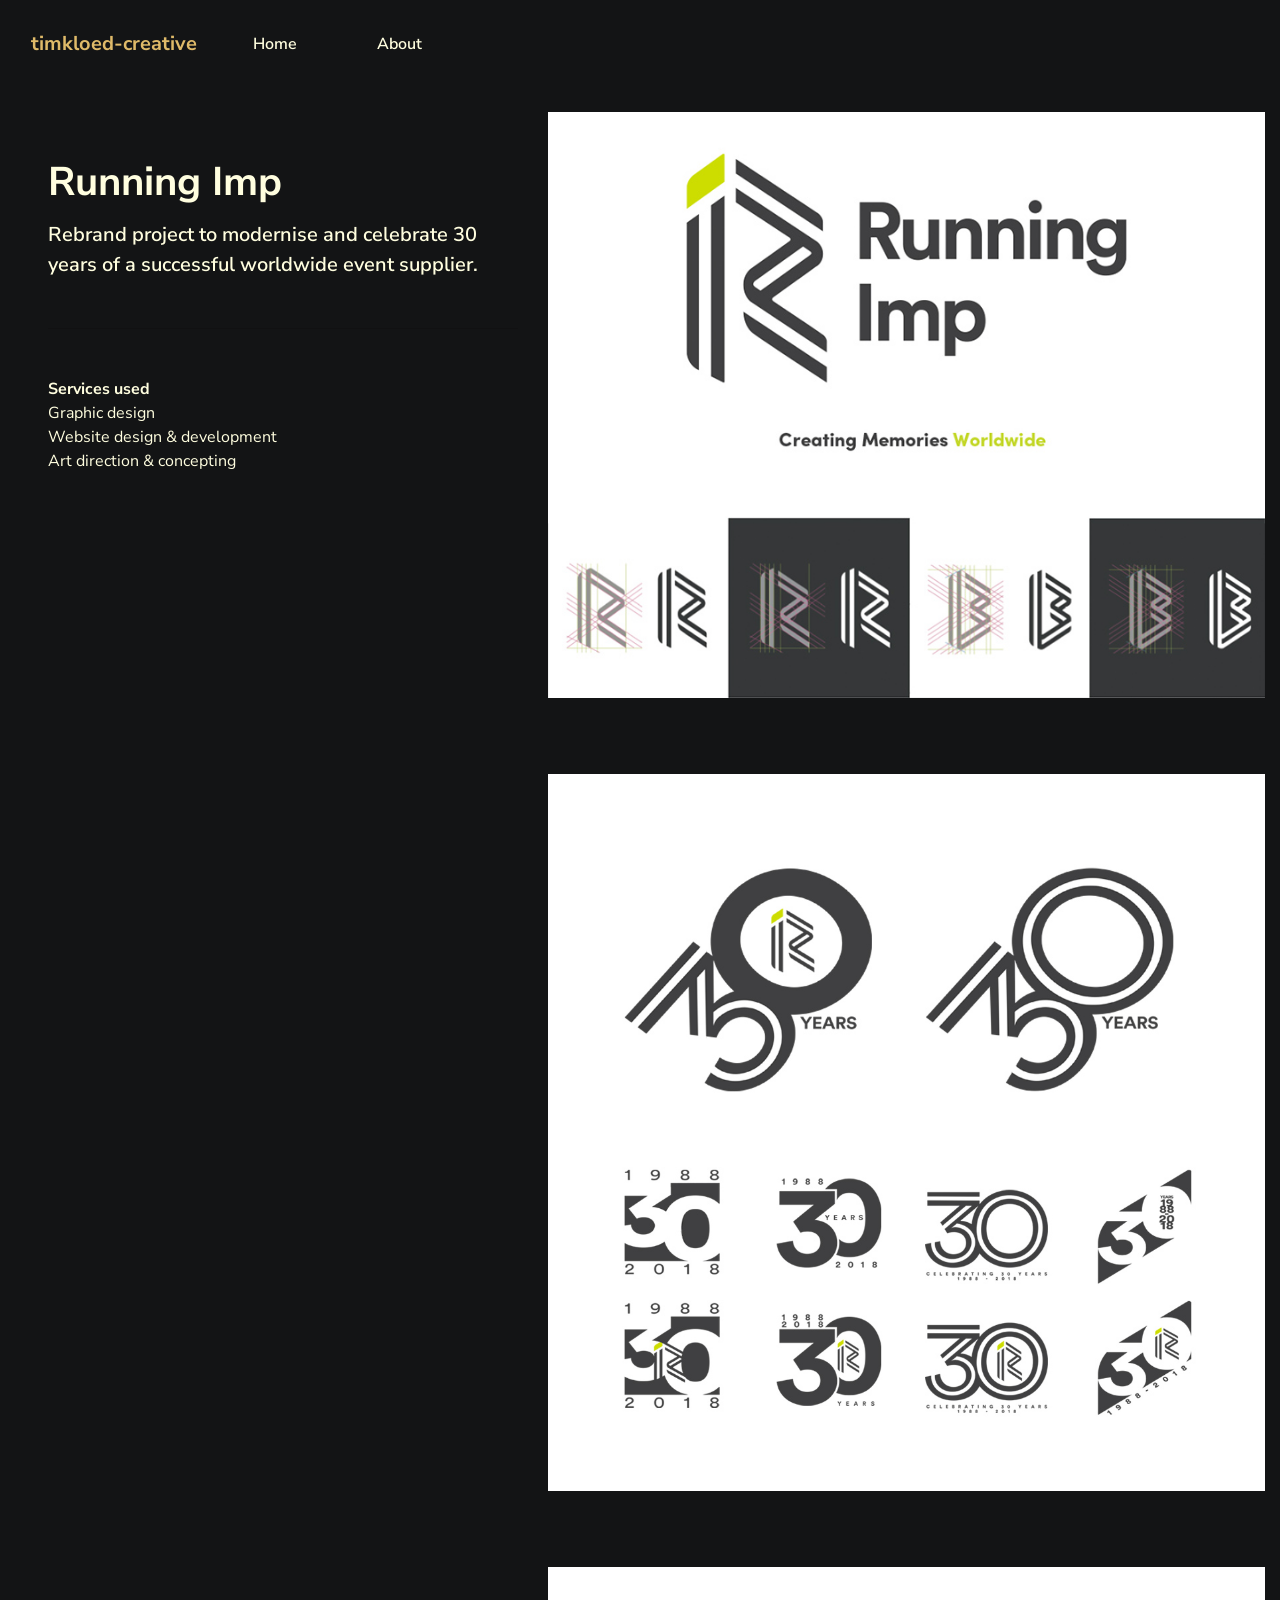
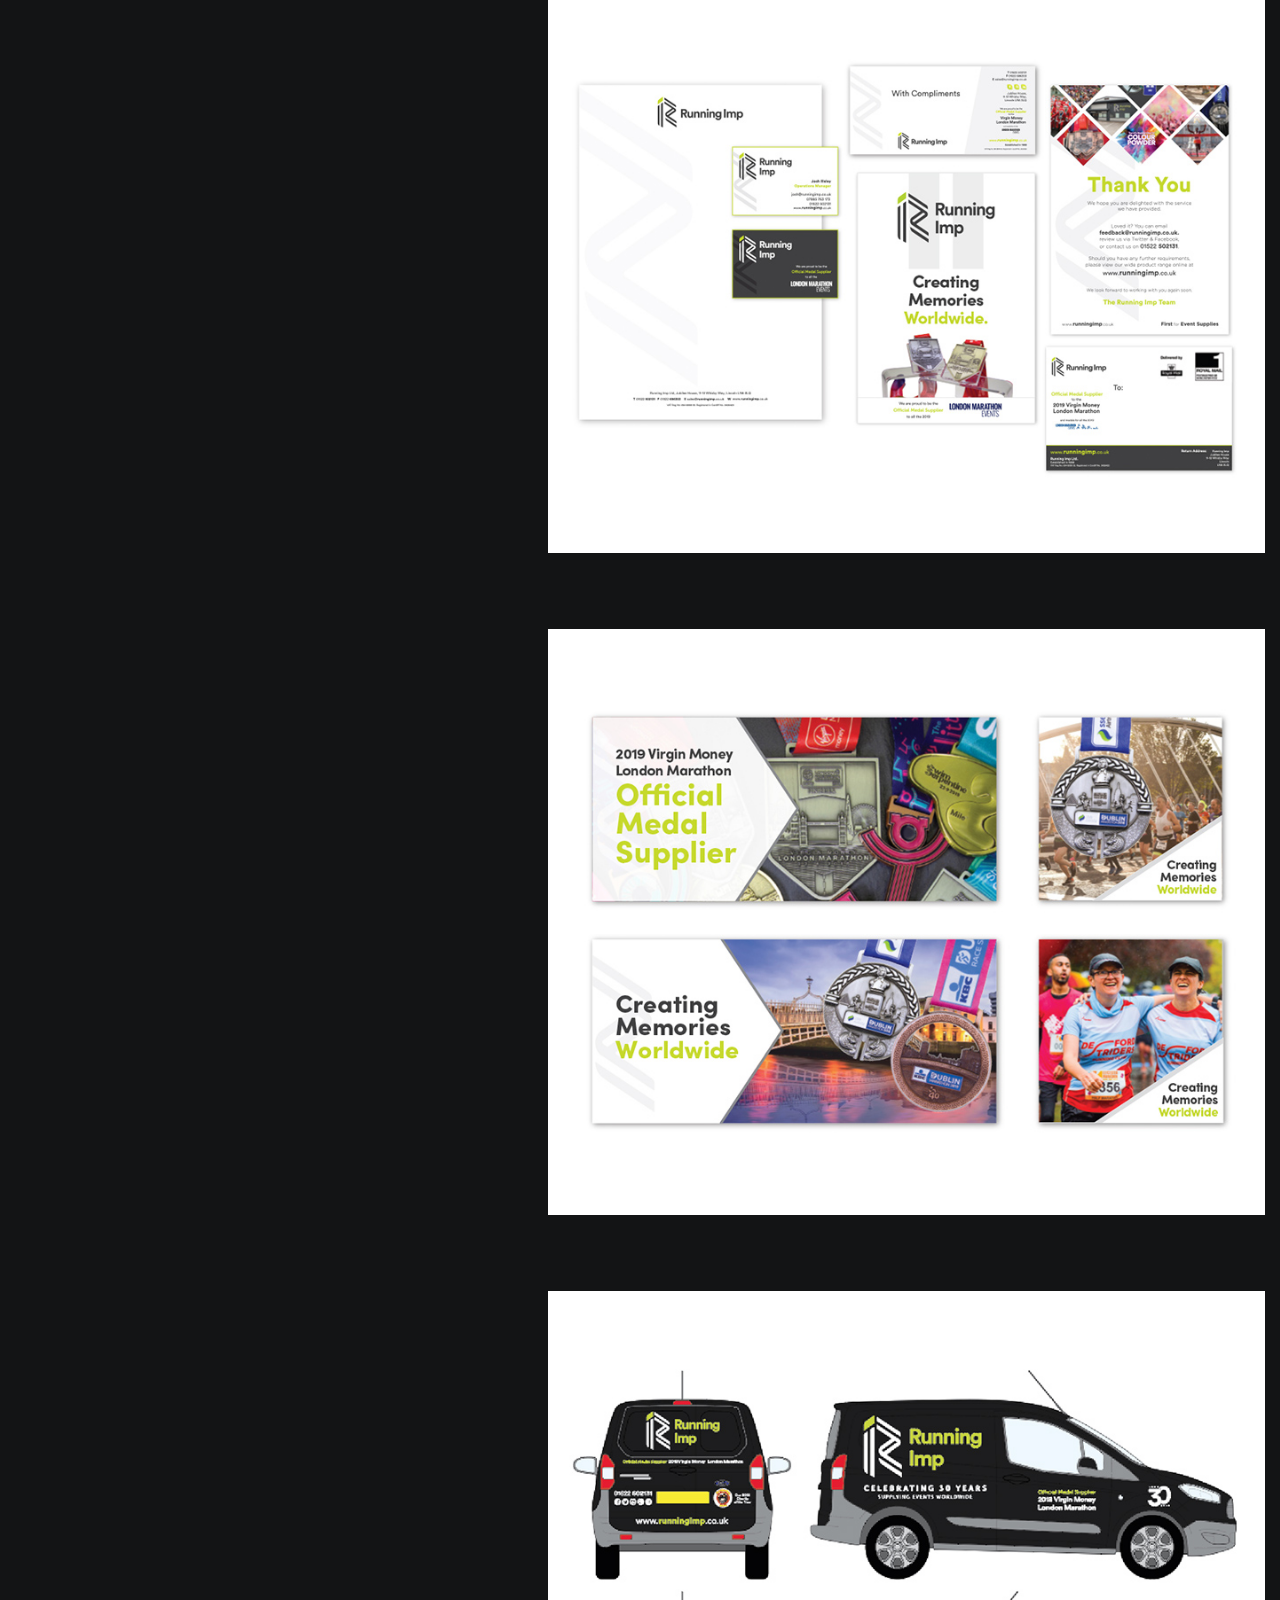
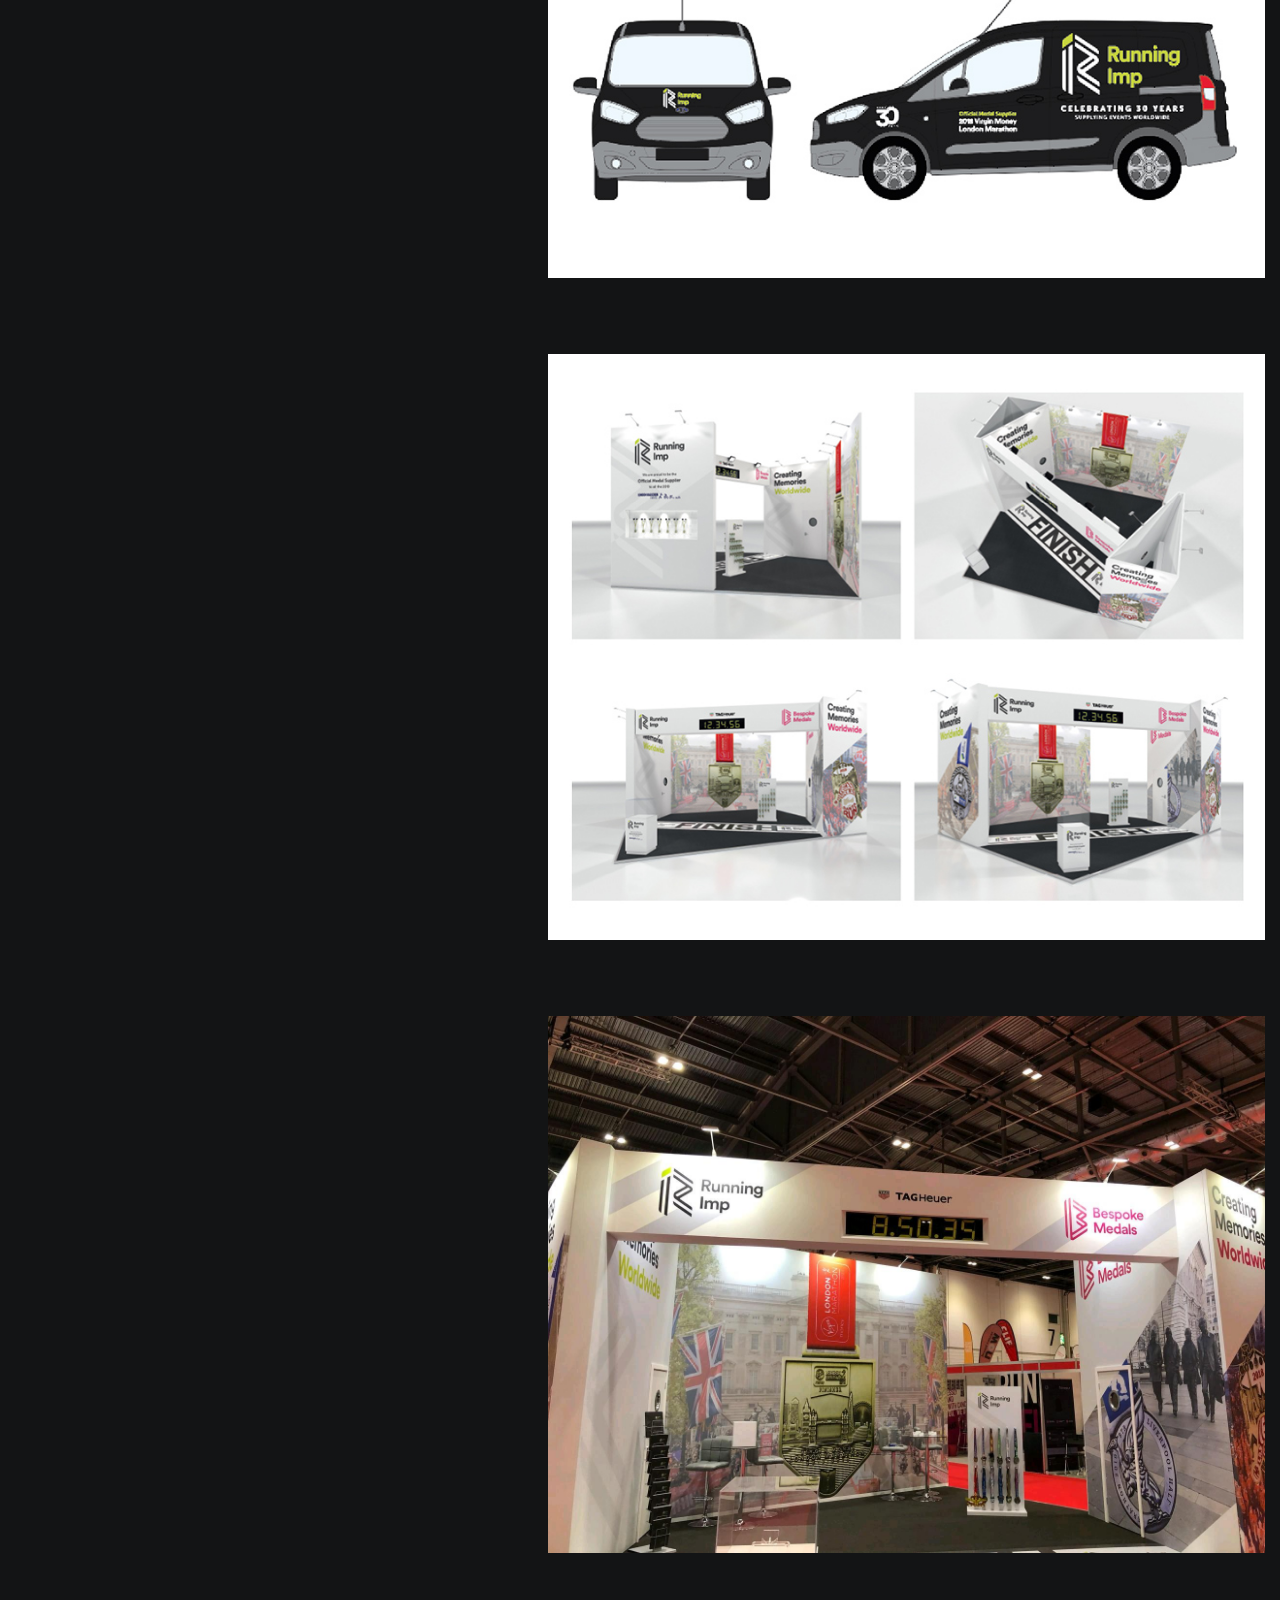
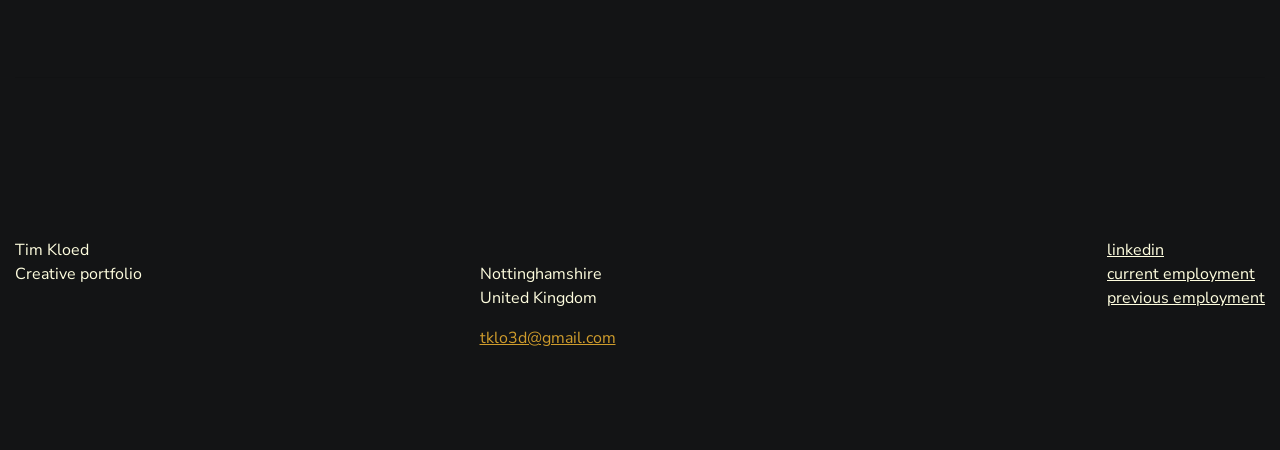
<file: projects/running-imp/index.html>
<!DOCTYPE html>
<html lang="en">

<head>
    <meta charset="utf-8">
    <meta name="viewport" content="width=device-width, initial-scale=1, shrink-to-fit=no">
    <meta http-equiv="X-UA-Compatible" content="ie=edge">
    <meta name="description" content="Tim Kloed - Creative Portfolio" />
    <title>Tim Kloed - Creative Portfolio</title>
    <link href="https://fonts.googleapis.com/css?family=Nunito+Sans:300,400,600,700,800,900&display=swap" rel="stylesheet">
    <link rel="stylesheet" href="../../assets/css/main.min.css">
    <link rel="stylesheet" href="../../assets/css/rtl.css">
    <link rel="icon" type="image/x-icon" href="../../assets/favicon.ico">
</head>

<body>
    <div class="nav-main">
        <div class="container">
            <nav class="navbar navbar-expand-lg navbar-light">
                <a class="navbar-brand font-weight-bold" href="../../">timkloed-creative</a>
                <button class="navbar-toggler" type="button" data-toggle="collapse" data-target="#navbarNav" aria-controls="navbarNav" aria-expanded="false" aria-label="Toggle navigation">
                    <span class="navbar-toggler-icon"></span>
                </button>
                <div class="collapse navbar-collapse" id="navbarNav">
                    <ul class="navbar-nav">
                        <li class="nav-item">
                            <a class="nav-link" href="../../">Home</a>
                        </li>
                        <li class="nav-item">
                            <a class="nav-link" href="../../about/">About</a>
                        </li>
                    </ul>

                    <ul class="navbar-nav ml-auto">
                    </ul>
                </div>
            </nav>
            <!--end:Nav -->
        </div>
    </div>
    <!--end:Navigation -->
    <main role="main">
        <section class="pt-4">
            <div class="container">
                <div class="row">
                    <div class="col-md-5 pl-lg-5 pl-md-5">
                        <div class="sticky-top pt-5">
                            <h1>
                                Running Imp
                            </h1>
                            <p class="lead mt-3">Rebrand project to modernise and celebrate 30 years of a successful worldwide event supplier.</p>
                            <hr class="mt-5">
                            <div class="row mt-5">
                                <div class="col-md-12">
                                    <p><strong>Services used<br></strong>
                                        Graphic design<br>
                                        Website design & development<br>
                                        Art direction & concepting<br>
                                        <br>
                                </div>
                            </div>
                            <!-- end:col -->
                        </div>
                    </div>
                    <div class="col-md-7">
                        <div class="project-sidebar">
                            <!-- Place your project images here -->
                            <figure><img src="../../assets/img/imp-logo-2.jpg" alt="" class="img-fluid"></figure>
                            <figure><img src="../../assets/img/imp-logo-3.jpg" alt="" class="img-fluid"></figure>
                            <figure><img src="../../assets/img/imp-design-1.jpg" alt="" class="img-fluid"></figure>
                            <figure><img src="../../assets/img/imp-design-2.jpg" alt="" class="img-fluid"></figure>
                            <figure><img src="../../assets/img/imp-design-4.jpg" alt="" class="img-fluid"></figure>
                            <figure><img src="../../assets/img/imp-design-3.jpg" alt="" class="img-fluid"></figure>
                            <figure><img src="../../assets/img/imp-design-5.jpg" alt="" class="img-fluid"></figure>
                        </div>
                    </div>
                    <!-- end:col -->
                </div>
                <!-- end:row -->
                <hr class="mt-5">
            </div>
        </section>
    </main>
    <footer class="position-relative">
        <div class="container">
            <div class="row">

                <div class="col-lg-auto mt-4">
                    <p class="mb-4">Tim Kloed<br>Creative portfolio</p>
                </div>
                <div class="col-lg-3 mt-4 ml-auto">
                    <br> Nottinghamshire
                        <br> United Kingdom
                    </p>
                        <a href="mailto:tklo3d@gmail.com"><span style="text-decoration: underline;">tklo3d@gmail.com</span></a>
                </div>
                <div class="col-lg-auto ml-lg-auto mt-4">
                    <ul class="list-unstyled footer-link">
                        <li><a href="https://www.linkedin.com/in/tim-kloed-5656a452/" target="_blank">linkedin</a></li>
                        <li><a href="https://www.t2ds.com/" target="_blank">current employment</a></li>
                        <li><a href="https://runningimp.co.uk/" target="_blank">previous employment</a></li>
                    </ul>
                </div>
            </div>
            <!--/.row-->
        </div>
        <!--/.container-->
    </footer>
    <script src="../../assets/js/main.min.js"></script>
</body>

</html>
</file>
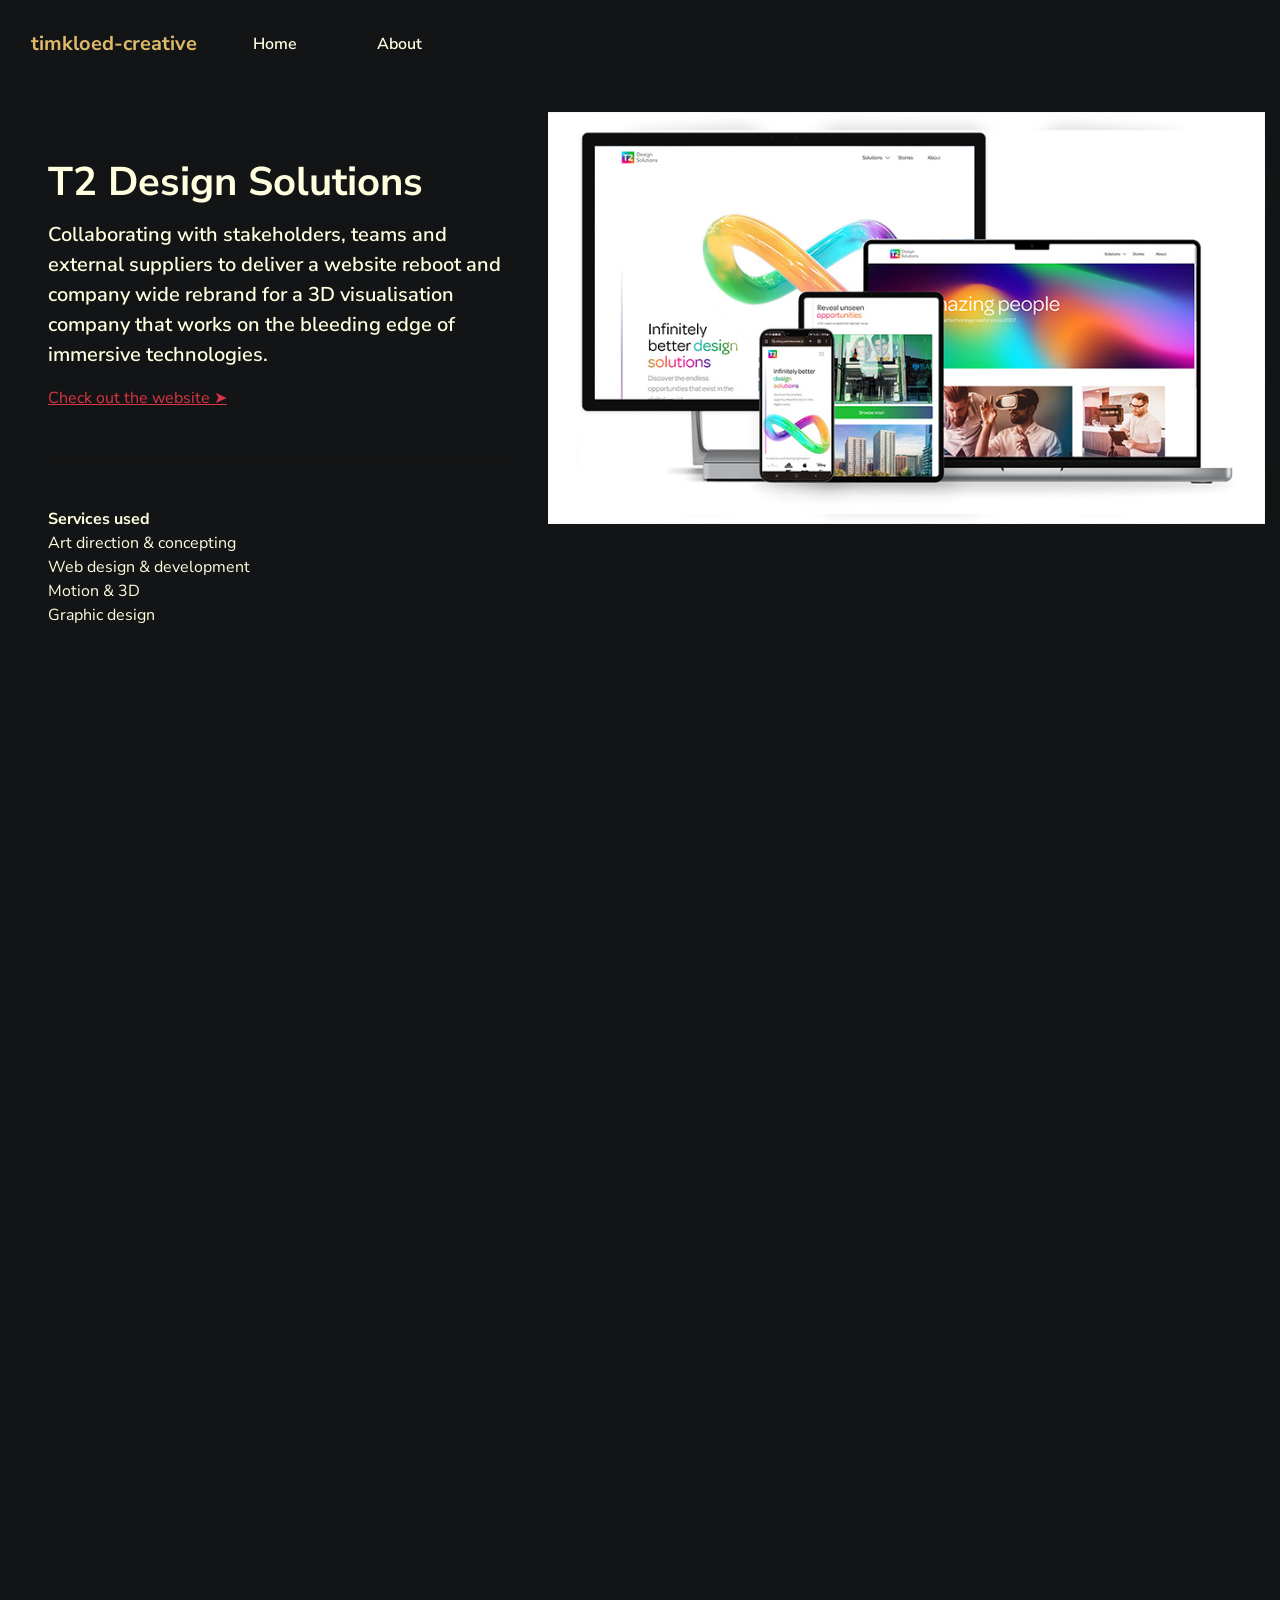
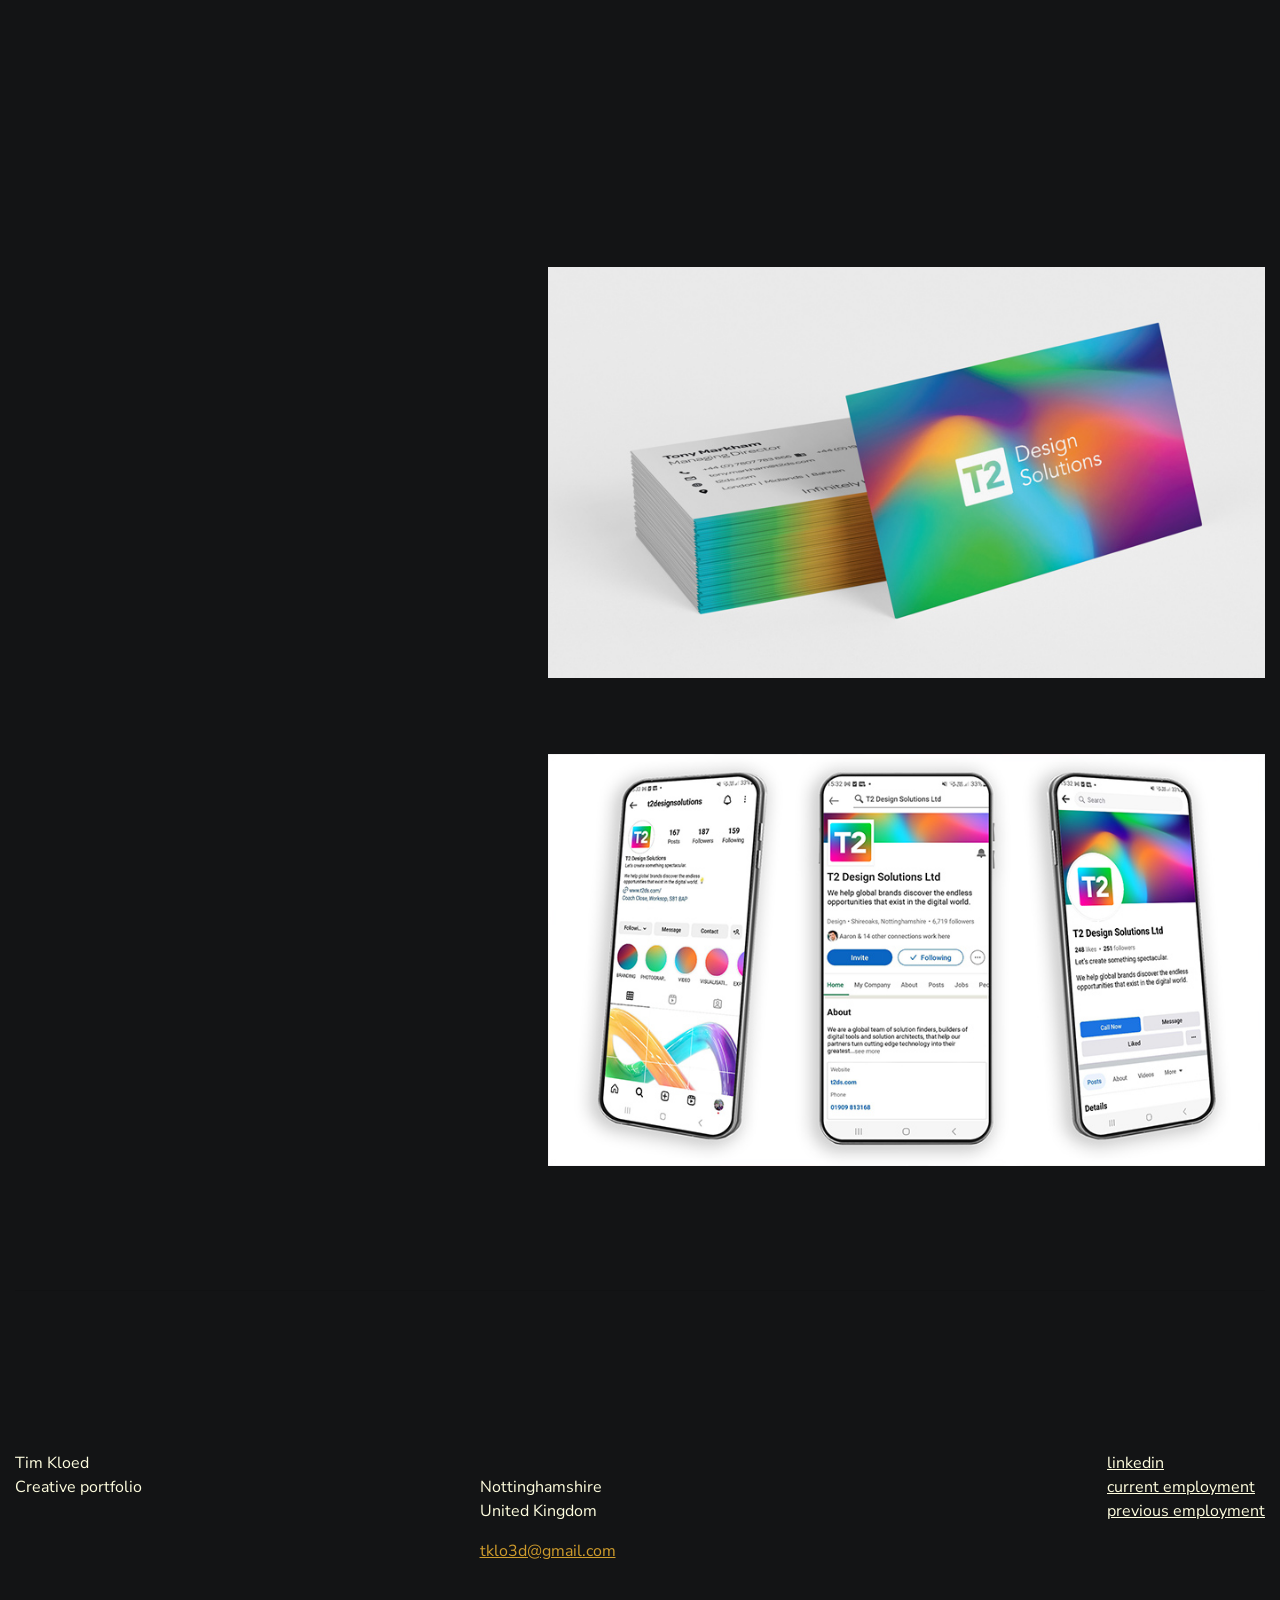
<file: projects/t2ds/index.html>
<!DOCTYPE html>
<html lang="en">

<head>
    <meta charset="utf-8">
    <meta name="viewport" content="width=device-width, initial-scale=1, shrink-to-fit=no">
    <meta http-equiv="X-UA-Compatible" content="ie=edge">
    <meta name="description" content="Tim Kloed - Creative Portfolio" />
    <title>Tim Kloed - Creative Portfolio</title>
    <link href="https://fonts.googleapis.com/css?family=Nunito+Sans:300,400,600,700,800,900&display=swap" rel="stylesheet">
    <link rel="stylesheet" href="../../assets/css/main.min.css">
    <link rel="stylesheet" href="../../assets/css/rtl.css">
    <link rel="icon" type="image/x-icon" href="../../assets/favicon.ico">
</head>

<body>
    <div class="nav-main">
        <div class="container">
            <nav class="navbar navbar-expand-lg navbar-light">
                <a class="navbar-brand font-weight-bold" href="../../">timkloed-creative</a>
                <button class="navbar-toggler" type="button" data-toggle="collapse" data-target="#navbarNav" aria-controls="navbarNav" aria-expanded="false" aria-label="Toggle navigation">
                    <span class="navbar-toggler-icon"></span>
                </button>
                <div class="collapse navbar-collapse" id="navbarNav">
                    <ul class="navbar-nav">
                        <li class="nav-item">
                            <a class="nav-link" href="../../">Home</a>
                        </li>
                        <li class="nav-item">
                            <a class="nav-link" href="../../about/">About</a>
                        </li>
                    </ul>

                    <ul class="navbar-nav ml-auto">
                    </ul>
                </div>
            </nav>
            <!--end:Nav -->
        </div>
    </div>
    <!--end:Navigation -->
    <main role="main">
        <section class="pt-4">
            <div class="container">
                <div class="row">
                    <div class="col-md-5 pl-lg-5 pl-md-5">
                        <div class="sticky-top pt-5">
                            <h1>
                                T2 Design Solutions
                            </h1>
                            <p class="lead mt-3">Collaborating with stakeholders, teams and external suppliers to deliver a website reboot and company wide rebrand for a 3D visualisation company that works on the bleeding edge of immersive technologies.</p>
                            <a href="https://www.t2ds.com/" target="_blank" rel="noopener noreferrer"><span style="text-decoration: underline;">Check out the website ➤</span></a>
                            <hr class="mt-5">
                            <div class="row mt-5">
                                <div class="col-md-12">
                                    <p><strong>Services used<br></strong>
                                        Art direction & concepting<br>
                                        Web design & development<br>
                                        Motion & 3D<br>
                                        Graphic design<br></p>
                                        <br>
                                </div>
                            </div>
                            <!-- end:col -->
                        </div>
                    </div>
                    <div class="col-md-7">
                        <div class="project-sidebar">
                            <!-- Place your project images here -->
                            <figure><img src="../../assets/img/t2ds-all-devices.jpg" alt="" class="img-fluid"></figure>
                            <figure><video autoplay muted loop src="../../assets/media/t2ds-website-1.mp4" alt="" class="embed-responsive video"></figure><br><br>
                            <figure><video autoplay muted loop src="../../assets/media/t2ds-infinity.mp4" alt="" class="embed-responsive video"></figure><br><br>
                            <figure><video autoplay muted loop src="../../assets/media/t2ds-website-2.mp4" alt="" class="embed-responsive video"></figure><br><br>
                                <figure><img src="../../assets/img/t2ds-bcards.jpg" alt="" class="img-fluid"></figure>
                            <figure><img src="../../assets/img/t2ds-mobile.jpg" alt="" class="img-fluid"></figure>
                        </div>
                    </div>
                    <!-- end:col -->
                </div>
                <!-- end:row -->
                <hr class="mt-5">
            </div>
        </section>
    </main>
    <footer class="position-relative">
        <div class="container">
            <div class="row">

                <div class="col-lg-auto mt-4">
                    <p class="mb-4">Tim Kloed<br>Creative portfolio</p>
                </div>
                <div class="col-lg-3 mt-4 ml-auto">
                    <br> Nottinghamshire
                        <br> United Kingdom
                    </p>
                        <a href="mailto:tklo3d@gmail.com"><span style="text-decoration: underline;">tklo3d@gmail.com</span></a>
                </div>
                <div class="col-lg-auto ml-lg-auto mt-4">
                    <ul class="list-unstyled footer-link">
                        <li><a href="https://www.linkedin.com/in/tim-kloed-5656a452/" target="_blank">linkedin</a></li>
                        <li><a href="https://www.t2ds.com/" target="_blank">current employment</a></li>
                        <li><a href="https://runningimp.co.uk/" target="_blank">previous employment</a></li>
                    </ul>
                </div>
            </div>
            <!--/.row-->
        </div>
        <!--/.container-->
    </footer>
    <script src="../../assets/js/main.min.js"></script>
</body>

</html>
</file>
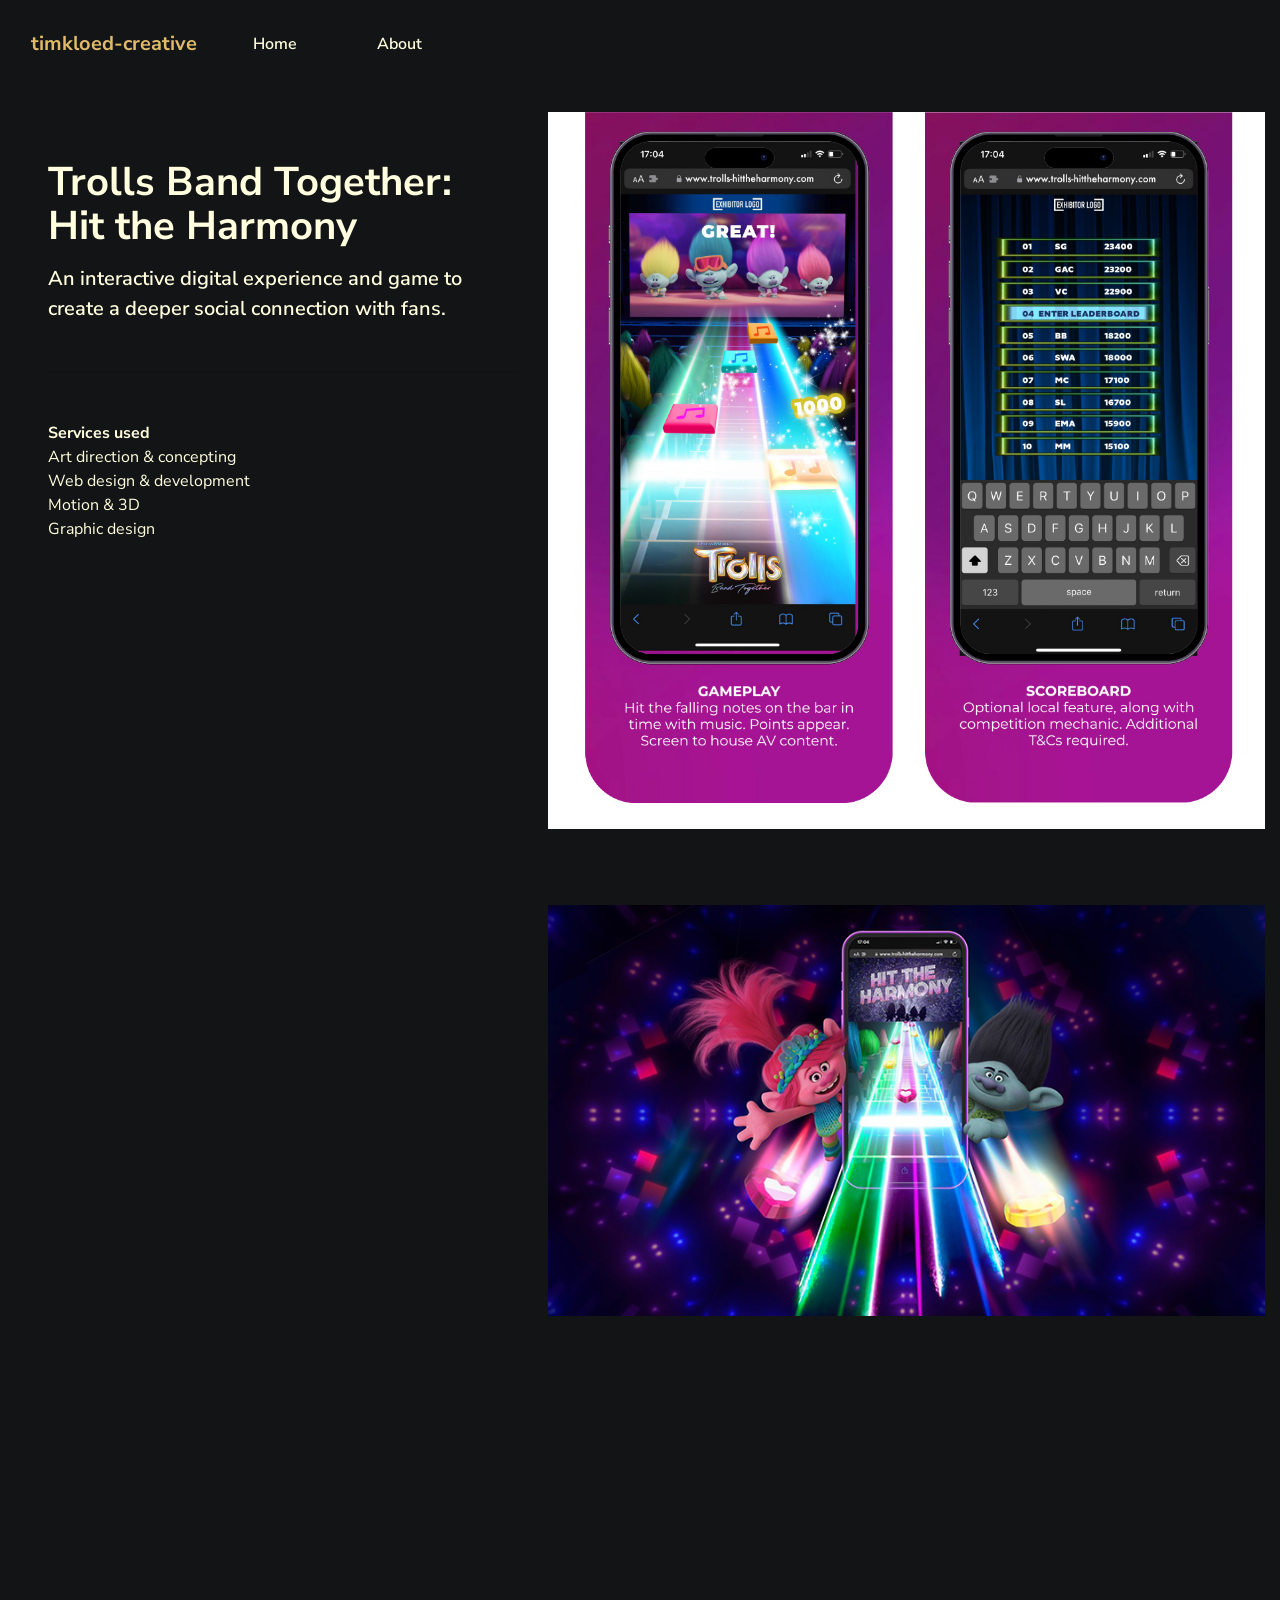
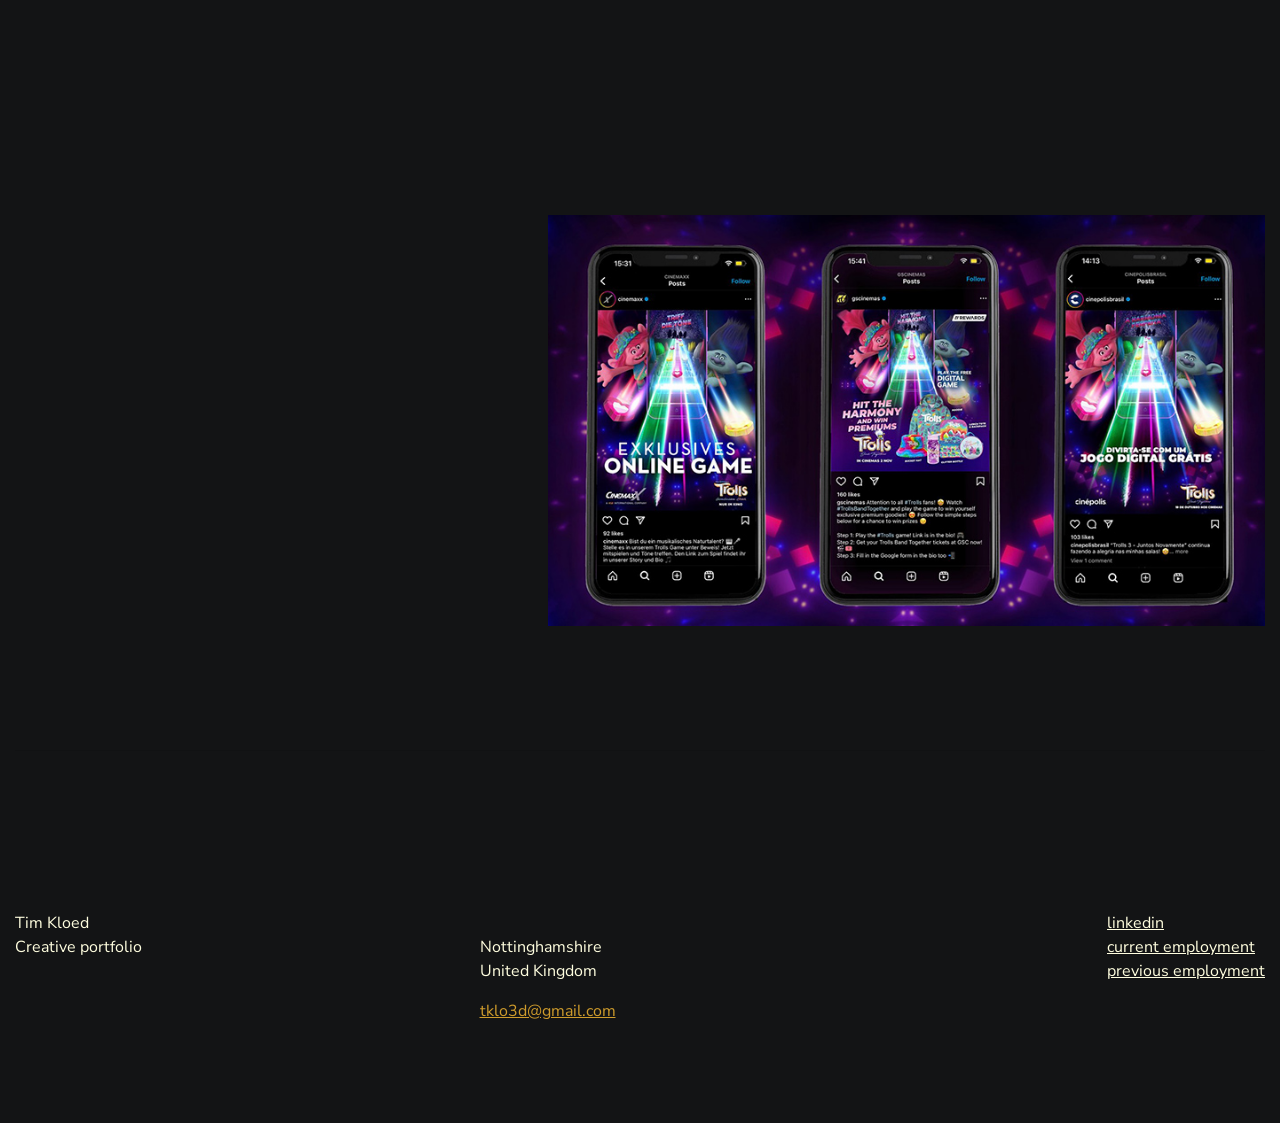
<file: projects/trolls-hth/index.html>
<!DOCTYPE html>
<html lang="en">

<head>
    <meta charset="utf-8">
    <meta name="viewport" content="width=device-width, initial-scale=1, shrink-to-fit=no">
    <meta http-equiv="X-UA-Compatible" content="ie=edge">
    <meta name="description" content="Tim Kloed - Creative Portfolio" />
    <title>Tim Kloed - Creative Portfolio</title>
    <link href="https://fonts.googleapis.com/css?family=Nunito+Sans:300,400,600,700,800,900&display=swap" rel="stylesheet">
    <link rel="stylesheet" href="../../assets/css/main.min.css">
    <link rel="stylesheet" href="../../assets/css/rtl.css">
    <link rel="icon" type="image/x-icon" href="../../assets/favicon.ico">
</head>

<body>
    <div class="nav-main">
        <div class="container">
            <nav class="navbar navbar-expand-lg navbar-light">
                <a class="navbar-brand font-weight-bold" href="../../">timkloed-creative</a>
                <button class="navbar-toggler" type="button" data-toggle="collapse" data-target="#navbarNav" aria-controls="navbarNav" aria-expanded="false" aria-label="Toggle navigation">
                    <span class="navbar-toggler-icon"></span>
                </button>
                <div class="collapse navbar-collapse" id="navbarNav">
                    <ul class="navbar-nav">
                        <li class="nav-item">
                            <a class="nav-link" href="../../">Home</a>
                        </li>
                        <li class="nav-item">
                            <a class="nav-link" href="../../about/">About</a>
                        </li>
                    </ul>

                    <ul class="navbar-nav ml-auto">
                    </ul>
                </div>
            </nav>
            <!--end:Nav -->
        </div>
    </div>
    <!--end:Navigation -->
    <main role="main">
        <section class="pt-4">
            <div class="container">
                <div class="row">
                    <div class="col-md-5 pl-lg-5 pl-md-5">
                        <div class="sticky-top pt-5">
                            <h1>
                                Trolls Band Together:<br>Hit the Harmony
                            </h1>
                            <p class="lead mt-3">An interactive digital experience and game to create a deeper social connection with fans.</p>
                            <hr class="mt-5">
                            <div class="row mt-5">
                                <div class="col-md-12">
                                    <p><strong>Services used<br></strong>
                                        Art direction & concepting<br>
                                        Web design & development<br>
                                        Motion & 3D<br>
                                        Graphic design<br></p>
                                        <br>
                                </div>
                            </div>
                            <!-- end:col -->
                        </div>
                    </div>
                    <div class="col-md-7">
                        <div class="project-sidebar">
                            <!-- Place your project images here -->
                            <figure><img src="../../assets/img/hit-the-harmony-0.jpg" alt="" class="img-fluid"></figure>
                            <figure><img src="../../assets/img/hit-the-harmony-2.jpg" alt="" class="img-fluid"></figure>
                            <figure><video autoplay muted loop src="../../assets/media/Trolls3_HTH_Gameplay1.mp4" alt="" class="embed-responsive video"></figure><br><br>
                            <figure><img src="../../assets/img/hit-the-harmony-1.jpg" alt="" class="img-fluid"></figure>
                        </div>
                    </div>
                    <!-- end:col -->
                </div>
                <!-- end:row -->
                <hr class="mt-5">
            </div>
        </section>
    </main>
    <footer class="position-relative">
        <div class="container">
            <div class="row">

                <div class="col-lg-auto mt-4">
                    <p class="mb-4">Tim Kloed<br>Creative portfolio</p>
                </div>
                <div class="col-lg-3 mt-4 ml-auto">
                    <br> Nottinghamshire
                        <br> United Kingdom
                    </p>
                        <a href="mailto:tklo3d@gmail.com"><span style="text-decoration: underline;">tklo3d@gmail.com</span></a>
                </div>
                <div class="col-lg-auto ml-lg-auto mt-4">
                    <ul class="list-unstyled footer-link">
                        <li><a href="https://www.linkedin.com/in/tim-kloed-5656a452/" target="_blank">linkedin</a></li>
                        <li><a href="https://www.t2ds.com/" target="_blank">current employment</a></li>
                        <li><a href="https://runningimp.co.uk/" target="_blank">previous employment</a></li>
                    </ul>
                </div>
            </div>
            <!--/.row-->
        </div>
        <!--/.container-->
    </footer>
    <script src="../../assets/js/main.min.js"></script>
</body>

</html>
</file>
<file: assets/css/rtl.css>
/* line 5, src/assets/scss/rtl.scss */
.jumbotron {
  direction: ltr;
  text-align: left;
  margin: 0 2em 0 1em;
  padding-right: 1em;
  margin: 0 !important;
}

/*# sourceMappingURL=../../../scss */
</file>
